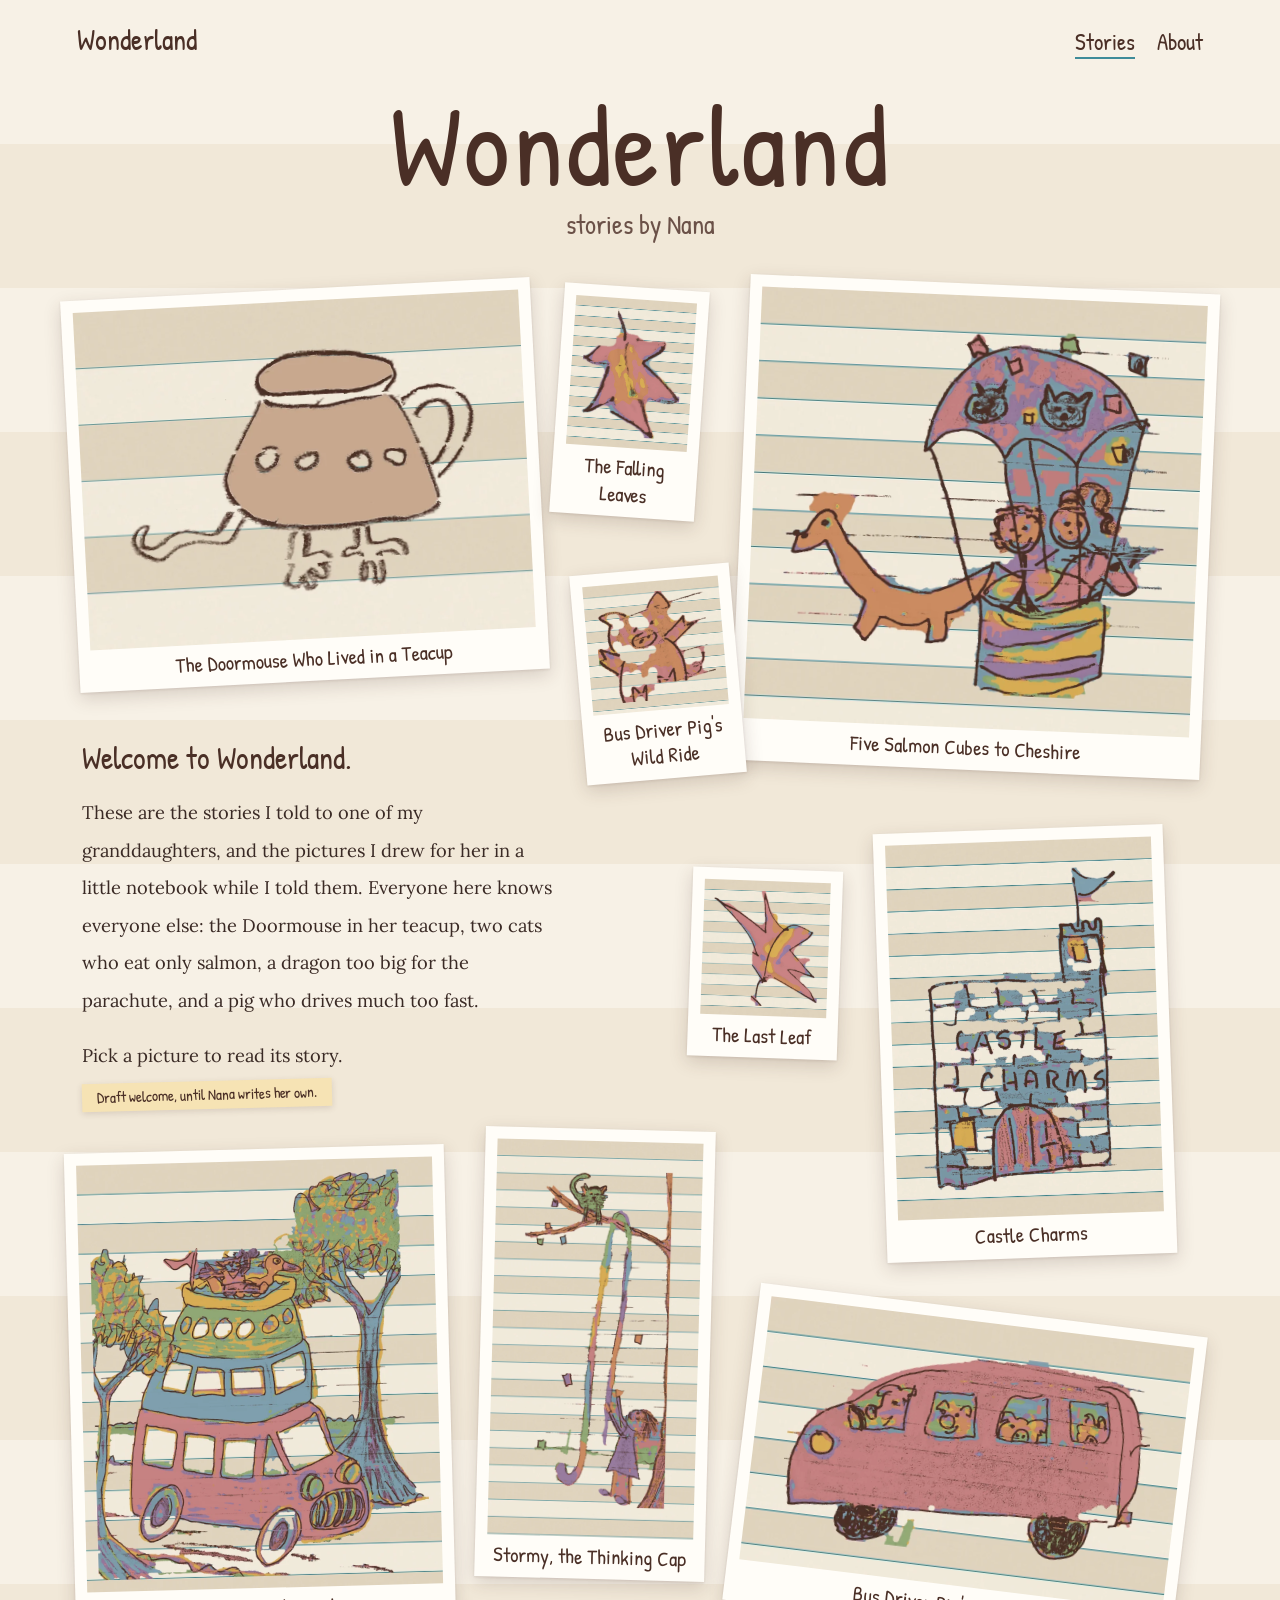
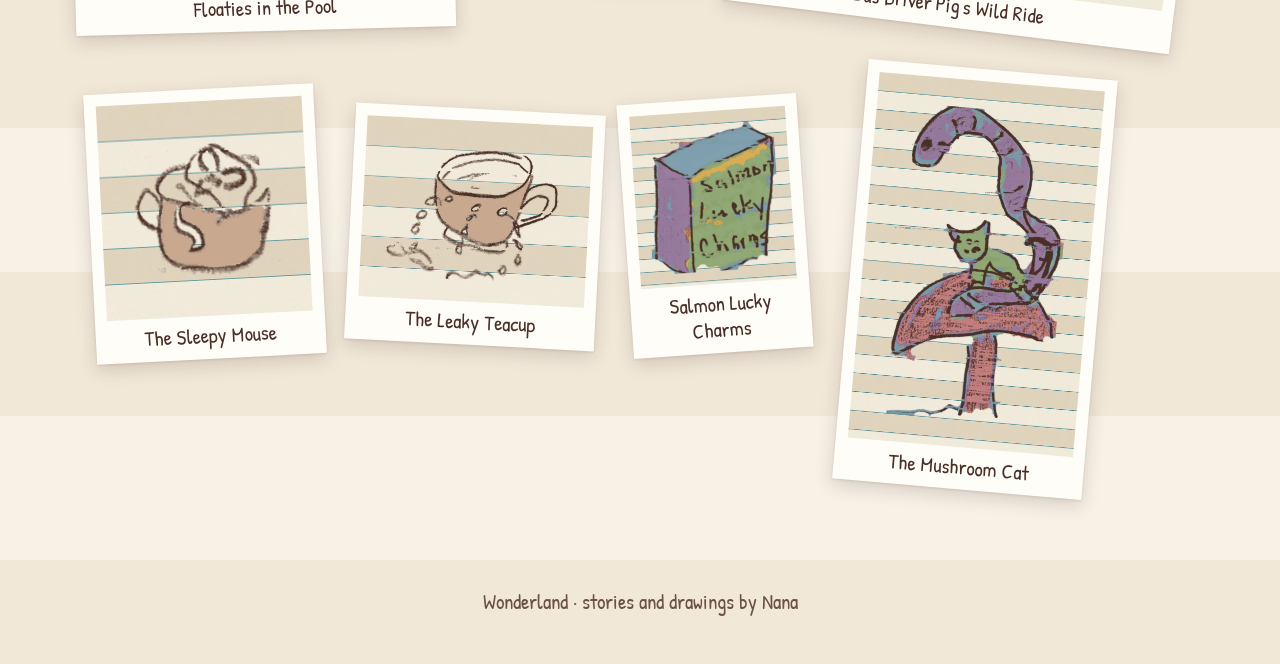
<file: index.html>
<!doctype html>
<html lang="en">
<head>
<meta charset="utf-8">
<meta name="viewport" content="width=device-width, initial-scale=1">
<title>Wonderland · stories by Nana</title>
<meta name="description" content="Stories by Nana, from Wonderland.">
<link rel="preconnect" href="https://fonts.googleapis.com"><link rel="preconnect" href="https://fonts.gstatic.com" crossorigin><link href="https://fonts.googleapis.com/css2?family=Lora:ital,wght@0,400;0,500;1,400&family=Patrick+Hand&display=swap" rel="stylesheet">
<link rel="stylesheet" href="css/style.css">
</head>
<body>
<div class="leaves" aria-hidden="true"><img src="images/art/leaf2.webp" alt="" style="left:8%;--s:64px;--d:19s;--delay:0s"><img src="images/art/leaf1.webp" alt="" style="left:34%;--s:52px;--d:24s;--delay:6s"><img src="images/art/leaf2.webp" alt="" style="left:63%;--s:78px;--d:21s;--delay:11s"><img src="images/art/leaf1.webp" alt="" style="left:88%;--s:58px;--d:26s;--delay:3s"></div>
<header class="site-head">
  <a class="name" href="index.html">Wonderland</a>
  <nav><a href="index.html" aria-current="page">Stories</a><a href="about.html" >About</a></nav>
</header>
<section class="hero"><h1>Wonderland</h1><p class="by">stories by Nana</p></section>
<main class="collage" style="aspect-ratio:1180/1860">
<a class="card c-doormouse wide" style="--r:-3deg;left:1.695%;top:1.075%;width:39.831%" href="stories/doormouse.html"><img src="images/cards/doormouse.webp" alt="" loading="lazy"><span class="label">The Doormouse Who Lived in a Teacup</span></a>
<a class="card c-leaf2 small" style="--r:4deg;left:42.966%;top:0.968%;width:12.288%" href="stories/falling-leaves.html"><img src="images/cards/leaf2.webp" alt="" loading="lazy"><span class="label">The Falling Leaves</span></a>
<a class="card c-balloon wide" style="--r:2.5deg;left:58.475%;top:0.806%;width:39.831%" href="stories/salmon-cubes.html"><img src="images/cards/balloon.webp" alt="" loading="lazy"><span class="label">Five Salmon Cubes to Cheshire</span></a>
<div class="intro" style="left:1.695%;top:25.269%;width:42.373%">
<p class="hello">Welcome to Wonderland.</p>
<p>These are the stories I told to one of my granddaughters, and the pictures I drew for her in a little notebook while I told them. Everyone here knows everyone else: the Doormouse in her teacup, two cats who eat only salmon, a dragon too big for the parachute, and a pig who drives much too fast.</p>
<p>Pick a picture to read its story. <span class="draft-note" style="margin:0">Draft welcome, until Nana writes her own.</span></p>
</div>
<a class="card c-pigbranch small" style="--r:-5deg;left:44.746%;top:16.129%;width:13.559%" href="stories/bus-driver-pig.html"><img src="images/cards/pigbranch.webp" alt="" loading="lazy"><span class="label">Bus Driver Pig&#x27;s Wild Ride</span></a>
<a class="card c-castle " style="--r:-2deg;left:70.339%;top:30.108%;width:24.576%" href="stories/castle-charms.html"><img src="images/cards/castle.webp" alt="" loading="lazy"><span class="label">Castle Charms</span></a>
<a class="card c-leaf1 small" style="--r:2deg;left:54.237%;top:32.258%;width:12.712%" href="stories/last-leaf.html"><img src="images/cards/leaf1.webp" alt="" loading="lazy"><span class="label">The Last Leaf</span></a>
<a class="card c-stackbus " style="--r:-1.5deg;left:1.695%;top:47.312%;width:32.203%" href="stories/floaties.html"><img src="images/cards/stackbus2.webp" alt="" loading="lazy"><span class="label">Floaties in the Pool</span></a>
<a class="card c-stormy " style="--r:1.5deg;left:36.441%;top:46.237%;width:19.492%" href="stories/stormy.html"><img src="images/cards/stormy.webp" alt="" loading="lazy"><span class="label">Stormy, the Thinking Cap</span></a>
<a class="card c-pigbus wide" style="--r:7deg;left:58.475%;top:55.914%;width:38.136%" href="stories/bus-driver-pig.html"><img src="images/cards/pigbus.webp" alt="" loading="lazy"><span class="label">Bus Driver Pig&#x27;s Wild Ride</span></a>
<a class="card c-sleepy small" style="--r:-3deg;left:3.390%;top:76.344%;width:19.492%" href="stories/doormouse.html"><img src="images/cards/sleepymouse.webp" alt="" loading="lazy"><span class="label">The Sleepy Mouse</span></a>
<a class="card c-tealeak small" style="--r:3deg;left:25.424%;top:77.419%;width:21.186%" href="stories/doormouse.html"><img src="images/cards/tealeak.webp" alt="" loading="lazy"><span class="label">The Leaky Teacup</span></a>
<a class="card c-box2 small" style="--r:-4deg;left:48.729%;top:76.882%;width:15.254%" href="stories/salmon-cubes.html"><img src="images/cards/box2.webp" alt="" loading="lazy"><span class="label">Salmon Lucky Charms</span></a>
<a class="card c-caterpillar " style="--r:5deg;left:67.797%;top:75.269%;width:21.186%" href="stories/mushroom-cat.html"><img src="images/cards/caterpillar.webp" alt="" loading="lazy"><span class="label">The Mushroom Cat</span></a>
</main>
<footer>Wonderland · stories and drawings by Nana</footer>
</body>
</html>
</file>
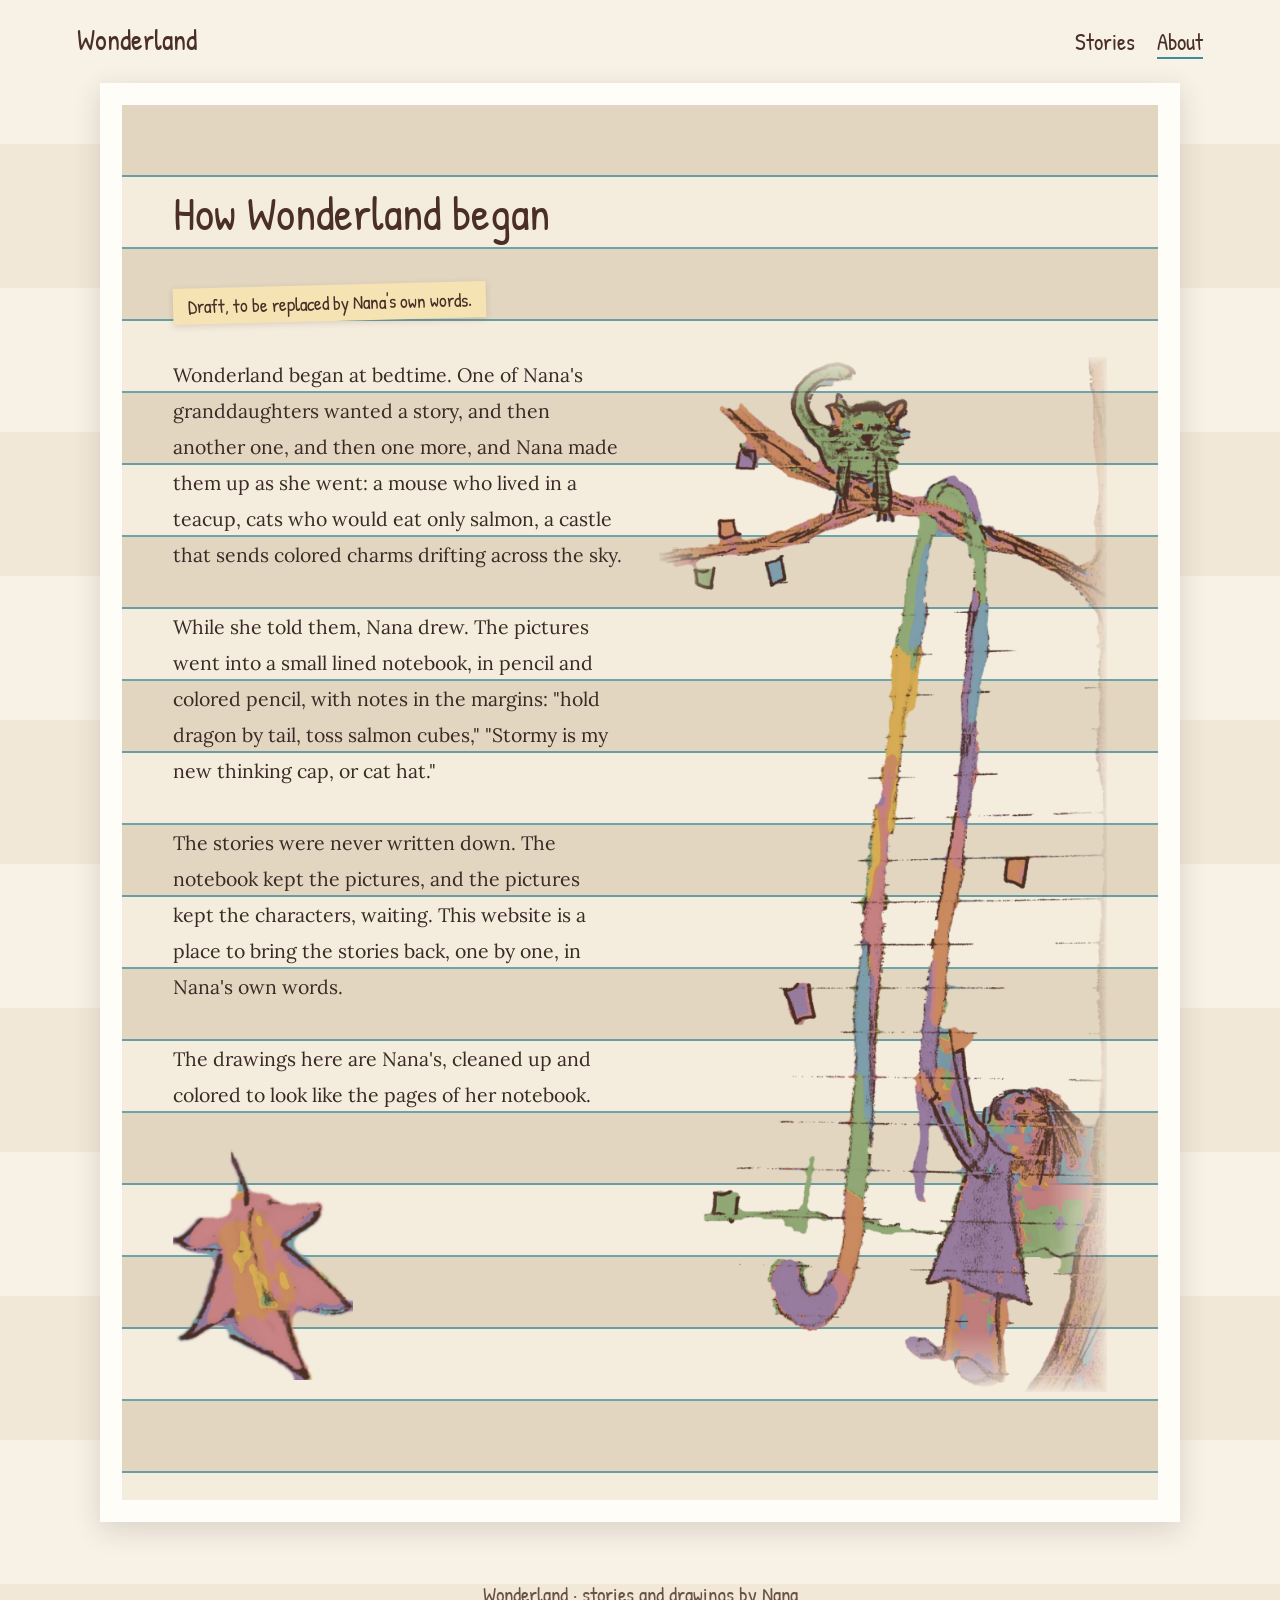
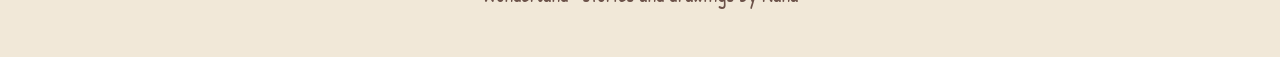
<file: about.html>
<!doctype html>
<html lang="en">
<head>
<meta charset="utf-8">
<meta name="viewport" content="width=device-width, initial-scale=1">
<title>About · Wonderland</title>
<meta name="description" content="Stories by Nana, from Wonderland.">
<link rel="preconnect" href="https://fonts.googleapis.com"><link rel="preconnect" href="https://fonts.gstatic.com" crossorigin><link href="https://fonts.googleapis.com/css2?family=Lora:ital,wght@0,400;0,500;1,400&family=Patrick+Hand&display=swap" rel="stylesheet">
<link rel="stylesheet" href="css/style.css">
</head>
<body>
<div class="leaves" aria-hidden="true"><img src="images/art/leaf2.webp" alt="" style="left:8%;--s:64px;--d:19s;--delay:0s"><img src="images/art/leaf1.webp" alt="" style="left:34%;--s:52px;--d:24s;--delay:6s"><img src="images/art/leaf2.webp" alt="" style="left:63%;--s:78px;--d:21s;--delay:11s"><img src="images/art/leaf1.webp" alt="" style="left:88%;--s:58px;--d:26s;--delay:3s"></div>
<header class="site-head">
  <a class="name" href="index.html">Wonderland</a>
  <nav><a href="index.html" >Stories</a><a href="about.html" aria-current="page">About</a></nav>
</header>
<main class="sheet about"><article class="paper story">
<h1 class="story-title">How Wonderland began</h1>
<p class="draft-note">Draft, to be replaced by Nana's own words.</p>
<img class="story-art" src="images/art/stormy.webp" alt="Nana's drawing of Stormy the cat in the tree">
<p>Wonderland began at bedtime. One of Nana's granddaughters wanted a story, and then another one, and then one more, and Nana made them up as she went: a mouse who lived in a teacup, cats who would eat only salmon, a castle that sends colored charms drifting across the sky.</p>
<p>While she told them, Nana drew. The pictures went into a small lined notebook, in pencil and colored pencil, with notes in the margins: "hold dragon by tail, toss salmon cubes," "Stormy is my new thinking cap, or cat hat."</p>
<p>The stories were never written down. The notebook kept the pictures, and the pictures kept the characters, waiting. This website is a place to bring the stories back, one by one, in Nana's own words.</p>
<p>The drawings here are Nana's, cleaned up and colored to look like the pages of her notebook.</p>
<img class="story-art left" src="images/art/leaf2.webp" alt="" style="width:min(22%,180px)">
</article></main>
<footer>Wonderland · stories and drawings by Nana</footer>
</body>
</html>
</file>
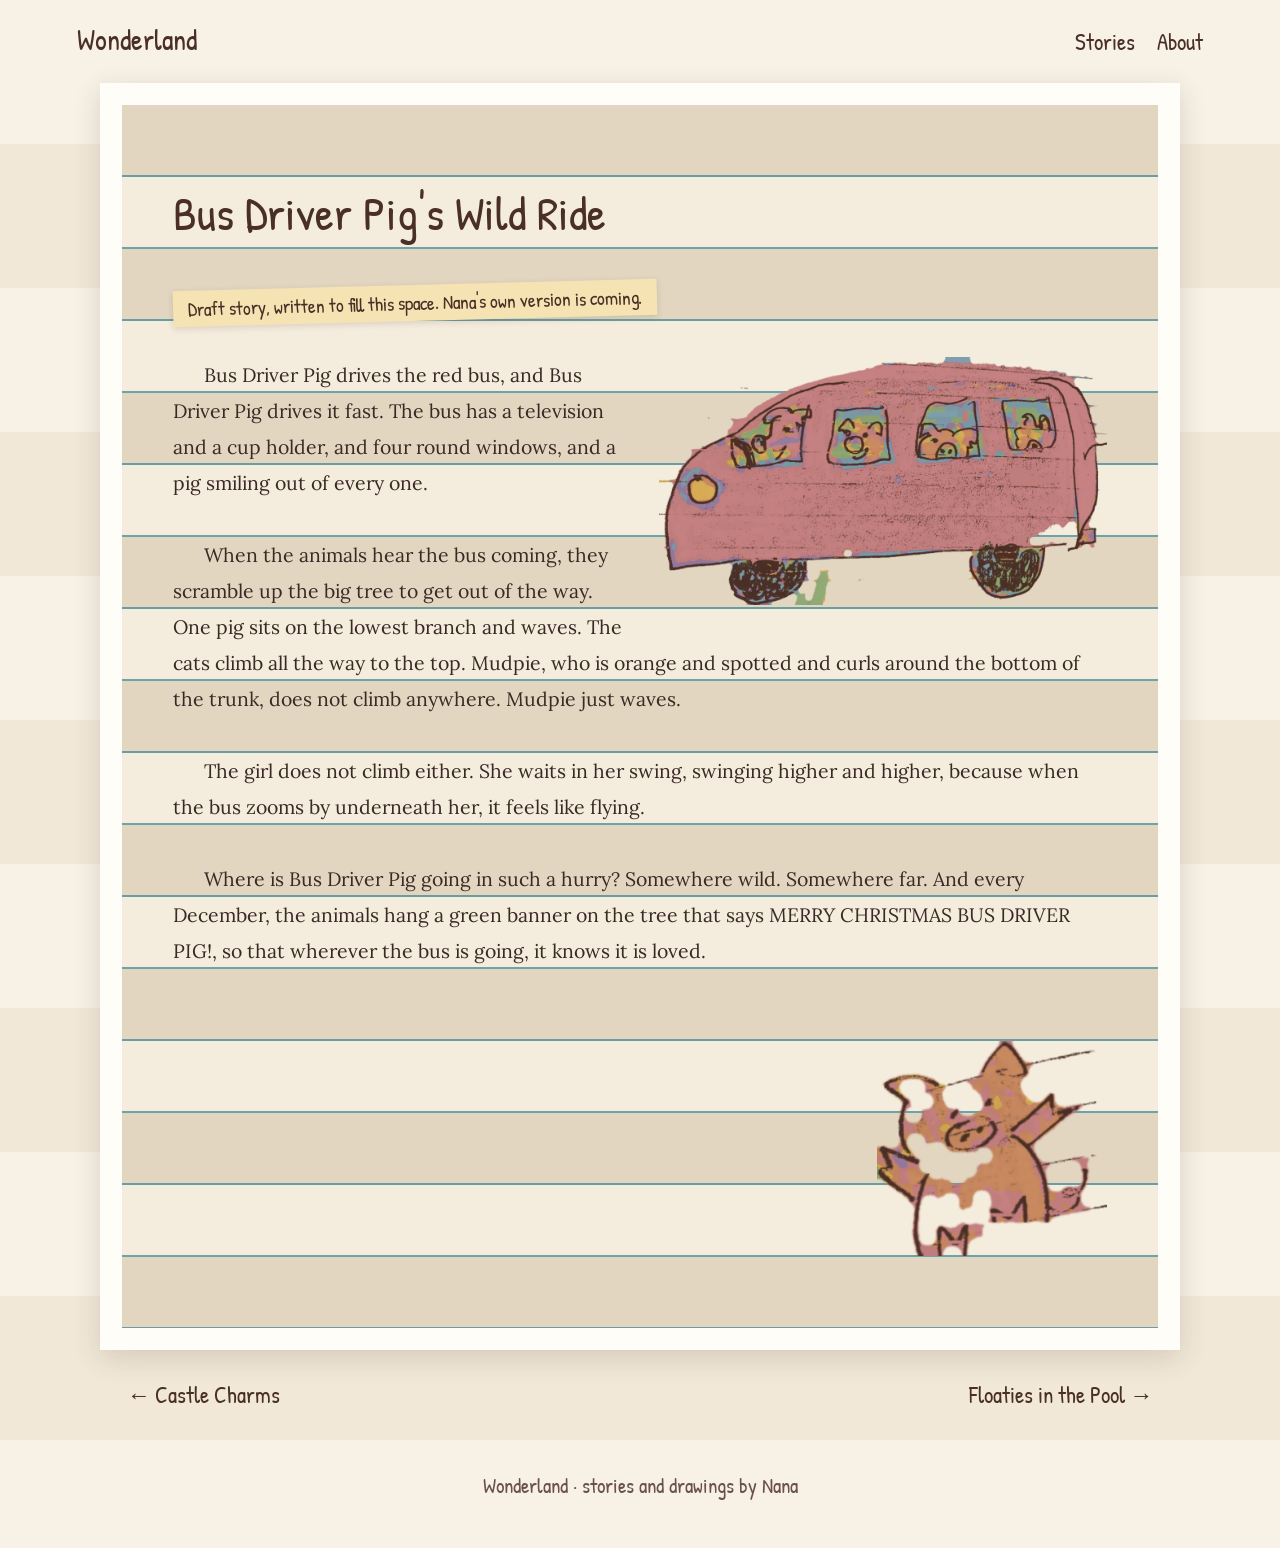
<file: stories/bus-driver-pig.html>
<!doctype html>
<html lang="en">
<head>
<meta charset="utf-8">
<meta name="viewport" content="width=device-width, initial-scale=1">
<title>Bus Driver Pig&#x27;s Wild Ride · Wonderland</title>
<meta name="description" content="Stories by Nana, from Wonderland.">
<link rel="preconnect" href="https://fonts.googleapis.com"><link rel="preconnect" href="https://fonts.gstatic.com" crossorigin><link href="https://fonts.googleapis.com/css2?family=Lora:ital,wght@0,400;0,500;1,400&family=Patrick+Hand&display=swap" rel="stylesheet">
<link rel="stylesheet" href="../css/style.css">
</head>
<body>
<div class="leaves" aria-hidden="true"><img src="../images/art/leaf2.webp" alt="" style="left:8%;--s:64px;--d:19s;--delay:0s"><img src="../images/art/leaf1.webp" alt="" style="left:34%;--s:52px;--d:24s;--delay:6s"><img src="../images/art/leaf2.webp" alt="" style="left:63%;--s:78px;--d:21s;--delay:11s"><img src="../images/art/leaf1.webp" alt="" style="left:88%;--s:58px;--d:26s;--delay:3s"></div>
<header class="site-head">
  <a class="name" href="../index.html">Wonderland</a>
  <nav><a href="../index.html" >Stories</a><a href="../about.html" >About</a></nav>
</header>
<main class="sheet"><article class="paper story">
<h1 class="story-title">Bus Driver Pig&#x27;s Wild Ride</h1>
<p class="draft-note">Draft story, written to fill this space. Nana's own version is coming.</p>
<img class="story-art" src="../images/art/pigbus.webp" alt="Nana's drawing for Bus Driver Pig&#x27;s Wild Ride">
<p>Bus Driver Pig drives the red bus, and Bus Driver Pig drives it fast. The bus has a television and a cup holder, and four round windows, and a pig smiling out of every one.</p>
<p>When the animals hear the bus coming, they scramble up the big tree to get out of the way. One pig sits on the lowest branch and waves. The cats climb all the way to the top. Mudpie, who is orange and spotted and curls around the bottom of the trunk, does not climb anywhere. Mudpie just waves.</p>
<p>The girl does not climb either. She waits in her swing, swinging higher and higher, because when the bus zooms by underneath her, it feels like flying.</p>
<p>Where is Bus Driver Pig going in such a hurry? Somewhere wild. Somewhere far. And every December, the animals hang a green banner on the tree that says MERRY CHRISTMAS BUS DRIVER PIG!, so that wherever the bus is going, it knows it is loved.</p>
<div class="small-art"><img src="../images/art/pigbranch.webp" alt="" loading="lazy"></div>
</article></main>
<nav class="more"><a href="castle-charms.html">← Castle Charms</a><a href="floaties.html">Floaties in the Pool →</a></nav>
<footer>Wonderland · stories and drawings by Nana</footer>
</body>
</html>
</file>
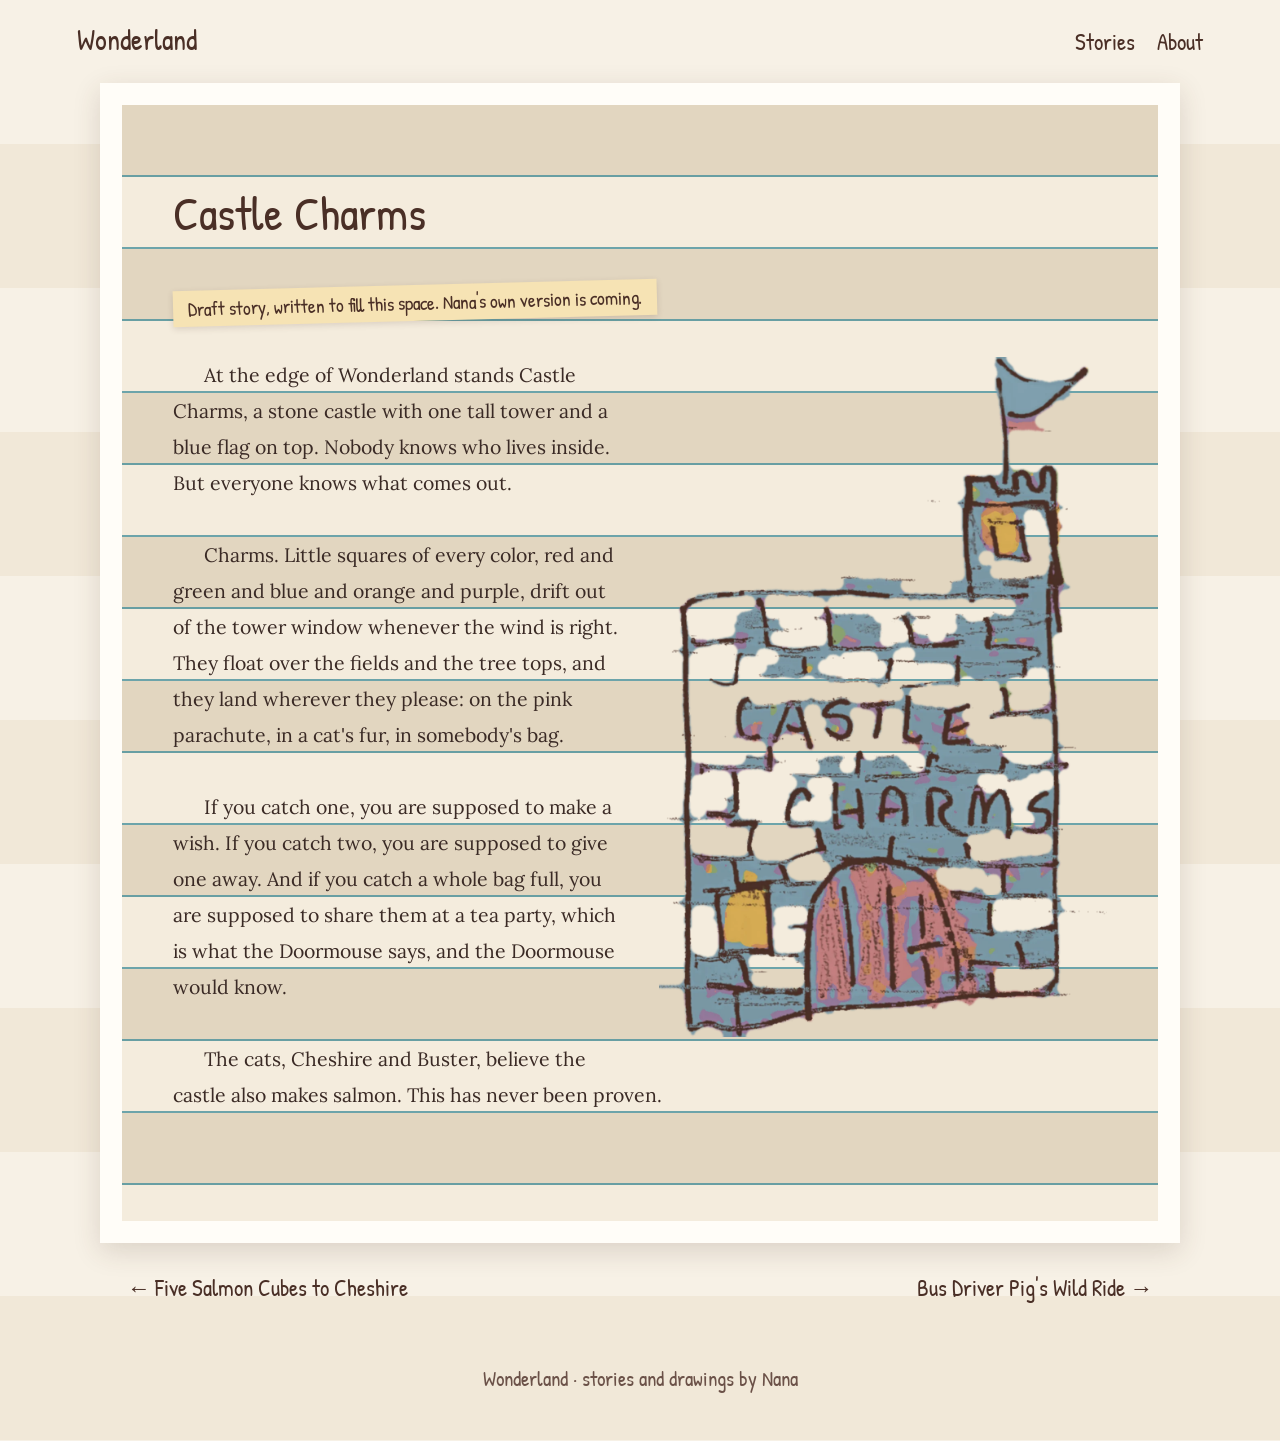
<file: stories/castle-charms.html>
<!doctype html>
<html lang="en">
<head>
<meta charset="utf-8">
<meta name="viewport" content="width=device-width, initial-scale=1">
<title>Castle Charms · Wonderland</title>
<meta name="description" content="Stories by Nana, from Wonderland.">
<link rel="preconnect" href="https://fonts.googleapis.com"><link rel="preconnect" href="https://fonts.gstatic.com" crossorigin><link href="https://fonts.googleapis.com/css2?family=Lora:ital,wght@0,400;0,500;1,400&family=Patrick+Hand&display=swap" rel="stylesheet">
<link rel="stylesheet" href="../css/style.css">
</head>
<body>
<div class="leaves" aria-hidden="true"><img src="../images/art/leaf2.webp" alt="" style="left:8%;--s:64px;--d:19s;--delay:0s"><img src="../images/art/leaf1.webp" alt="" style="left:34%;--s:52px;--d:24s;--delay:6s"><img src="../images/art/leaf2.webp" alt="" style="left:63%;--s:78px;--d:21s;--delay:11s"><img src="../images/art/leaf1.webp" alt="" style="left:88%;--s:58px;--d:26s;--delay:3s"></div>
<header class="site-head">
  <a class="name" href="../index.html">Wonderland</a>
  <nav><a href="../index.html" >Stories</a><a href="../about.html" >About</a></nav>
</header>
<main class="sheet"><article class="paper story">
<h1 class="story-title">Castle Charms</h1>
<p class="draft-note">Draft story, written to fill this space. Nana's own version is coming.</p>
<img class="story-art" src="../images/art/castle.webp" alt="Nana's drawing for Castle Charms">
<p>At the edge of Wonderland stands Castle Charms, a stone castle with one tall tower and a blue flag on top. Nobody knows who lives inside. But everyone knows what comes out.</p>
<p>Charms. Little squares of every color, red and green and blue and orange and purple, drift out of the tower window whenever the wind is right. They float over the fields and the tree tops, and they land wherever they please: on the pink parachute, in a cat&#x27;s fur, in somebody&#x27;s bag.</p>
<p>If you catch one, you are supposed to make a wish. If you catch two, you are supposed to give one away. And if you catch a whole bag full, you are supposed to share them at a tea party, which is what the Doormouse says, and the Doormouse would know.</p>
<p>The cats, Cheshire and Buster, believe the castle also makes salmon. This has never been proven.</p>

</article></main>
<nav class="more"><a href="salmon-cubes.html">← Five Salmon Cubes to Cheshire</a><a href="bus-driver-pig.html">Bus Driver Pig&#x27;s Wild Ride →</a></nav>
<footer>Wonderland · stories and drawings by Nana</footer>
</body>
</html>
</file>
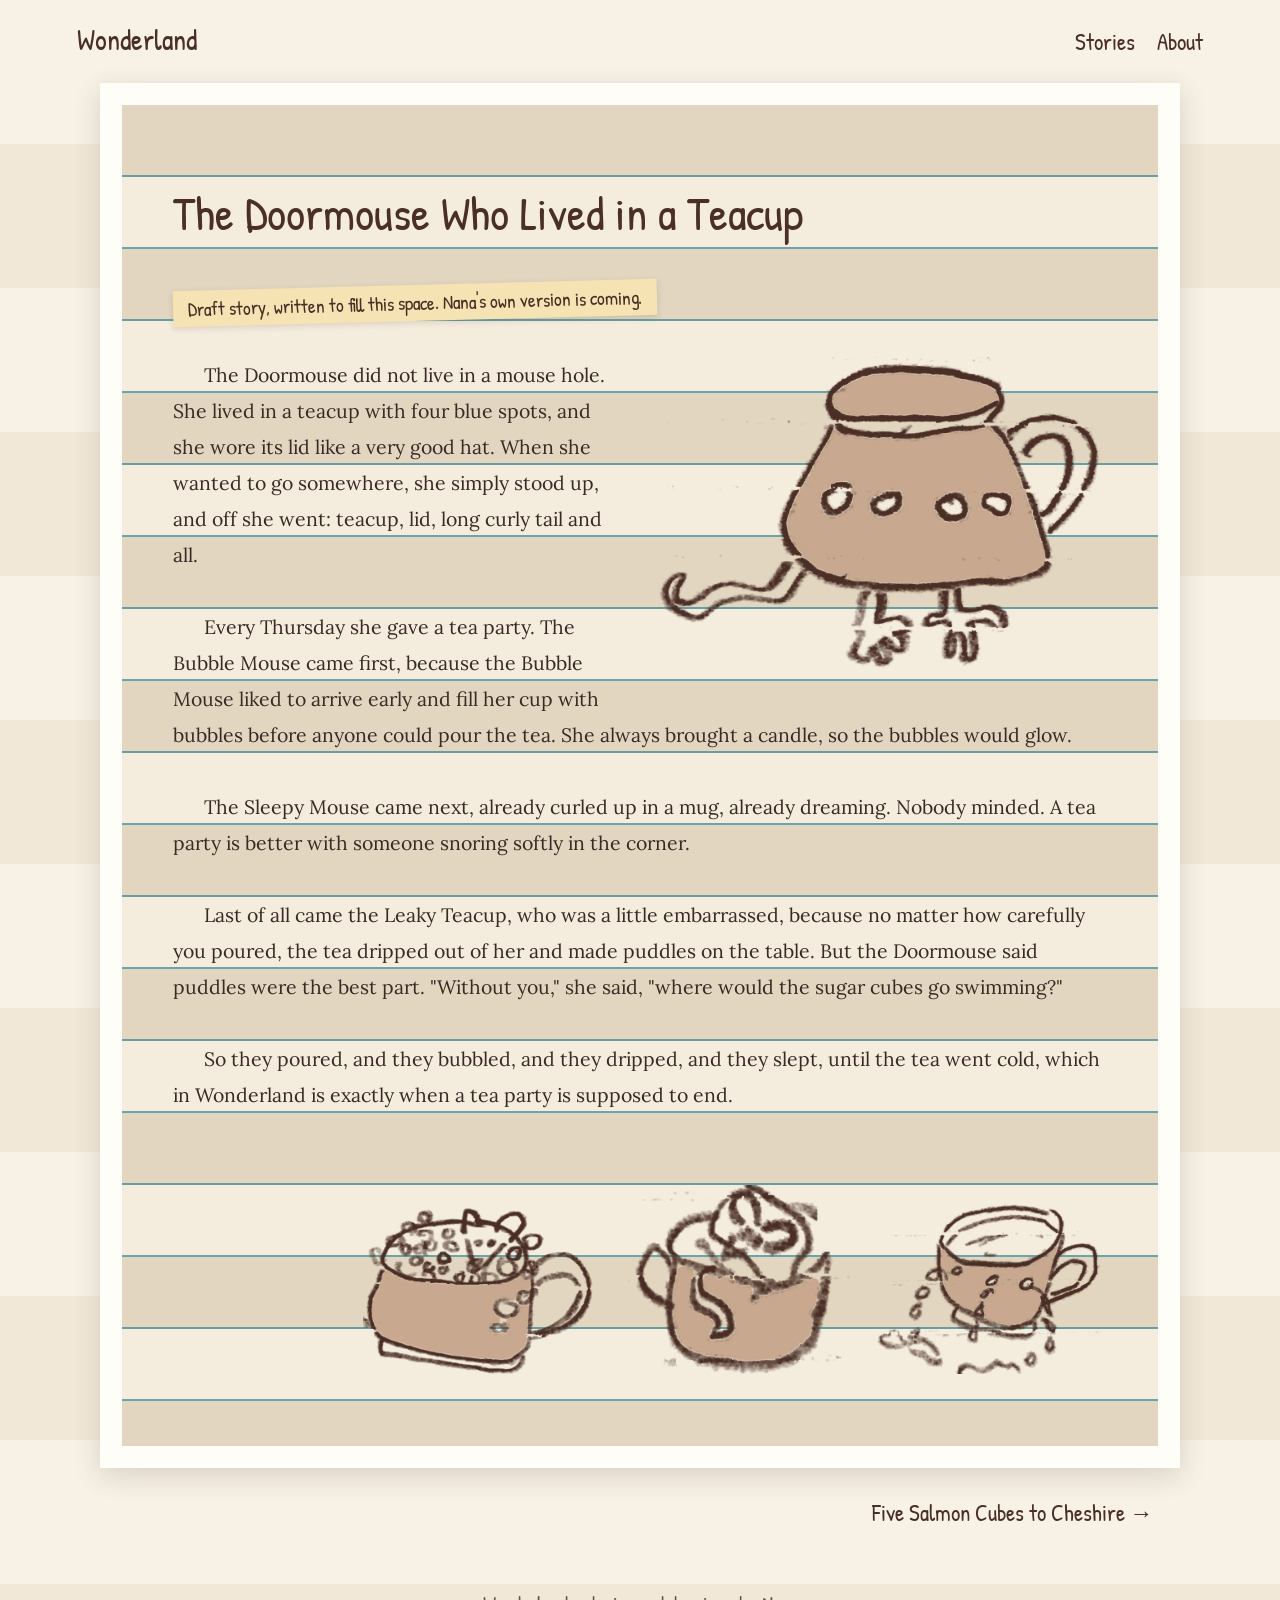
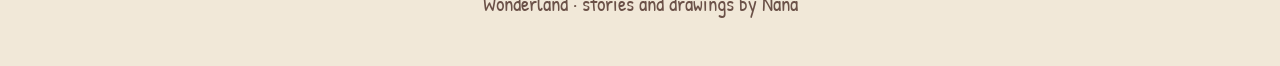
<file: stories/doormouse.html>
<!doctype html>
<html lang="en">
<head>
<meta charset="utf-8">
<meta name="viewport" content="width=device-width, initial-scale=1">
<title>The Doormouse Who Lived in a Teacup · Wonderland</title>
<meta name="description" content="Stories by Nana, from Wonderland.">
<link rel="preconnect" href="https://fonts.googleapis.com"><link rel="preconnect" href="https://fonts.gstatic.com" crossorigin><link href="https://fonts.googleapis.com/css2?family=Lora:ital,wght@0,400;0,500;1,400&family=Patrick+Hand&display=swap" rel="stylesheet">
<link rel="stylesheet" href="../css/style.css">
</head>
<body>
<div class="leaves" aria-hidden="true"><img src="../images/art/leaf2.webp" alt="" style="left:8%;--s:64px;--d:19s;--delay:0s"><img src="../images/art/leaf1.webp" alt="" style="left:34%;--s:52px;--d:24s;--delay:6s"><img src="../images/art/leaf2.webp" alt="" style="left:63%;--s:78px;--d:21s;--delay:11s"><img src="../images/art/leaf1.webp" alt="" style="left:88%;--s:58px;--d:26s;--delay:3s"></div>
<header class="site-head">
  <a class="name" href="../index.html">Wonderland</a>
  <nav><a href="../index.html" >Stories</a><a href="../about.html" >About</a></nav>
</header>
<main class="sheet"><article class="paper story">
<h1 class="story-title">The Doormouse Who Lived in a Teacup</h1>
<p class="draft-note">Draft story, written to fill this space. Nana's own version is coming.</p>
<img class="story-art" src="../images/art/doormouse.webp" alt="Nana's drawing for The Doormouse Who Lived in a Teacup">
<p>The Doormouse did not live in a mouse hole. She lived in a teacup with four blue spots, and she wore its lid like a very good hat. When she wanted to go somewhere, she simply stood up, and off she went: teacup, lid, long curly tail and all.</p>
<p>Every Thursday she gave a tea party. The Bubble Mouse came first, because the Bubble Mouse liked to arrive early and fill her cup with bubbles before anyone could pour the tea. She always brought a candle, so the bubbles would glow.</p>
<p>The Sleepy Mouse came next, already curled up in a mug, already dreaming. Nobody minded. A tea party is better with someone snoring softly in the corner.</p>
<p>Last of all came the Leaky Teacup, who was a little embarrassed, because no matter how carefully you poured, the tea dripped out of her and made puddles on the table. But the Doormouse said puddles were the best part. &quot;Without you,&quot; she said, &quot;where would the sugar cubes go swimming?&quot;</p>
<p>So they poured, and they bubbled, and they dripped, and they slept, until the tea went cold, which in Wonderland is exactly when a tea party is supposed to end.</p>
<div class="small-art"><img src="../images/art/bubblemouse.webp" alt="" loading="lazy"><img src="../images/art/sleepymouse.webp" alt="" loading="lazy"><img src="../images/art/tealeak.webp" alt="" loading="lazy"></div>
</article></main>
<nav class="more"><span></span><a href="salmon-cubes.html">Five Salmon Cubes to Cheshire →</a></nav>
<footer>Wonderland · stories and drawings by Nana</footer>
</body>
</html>
</file>
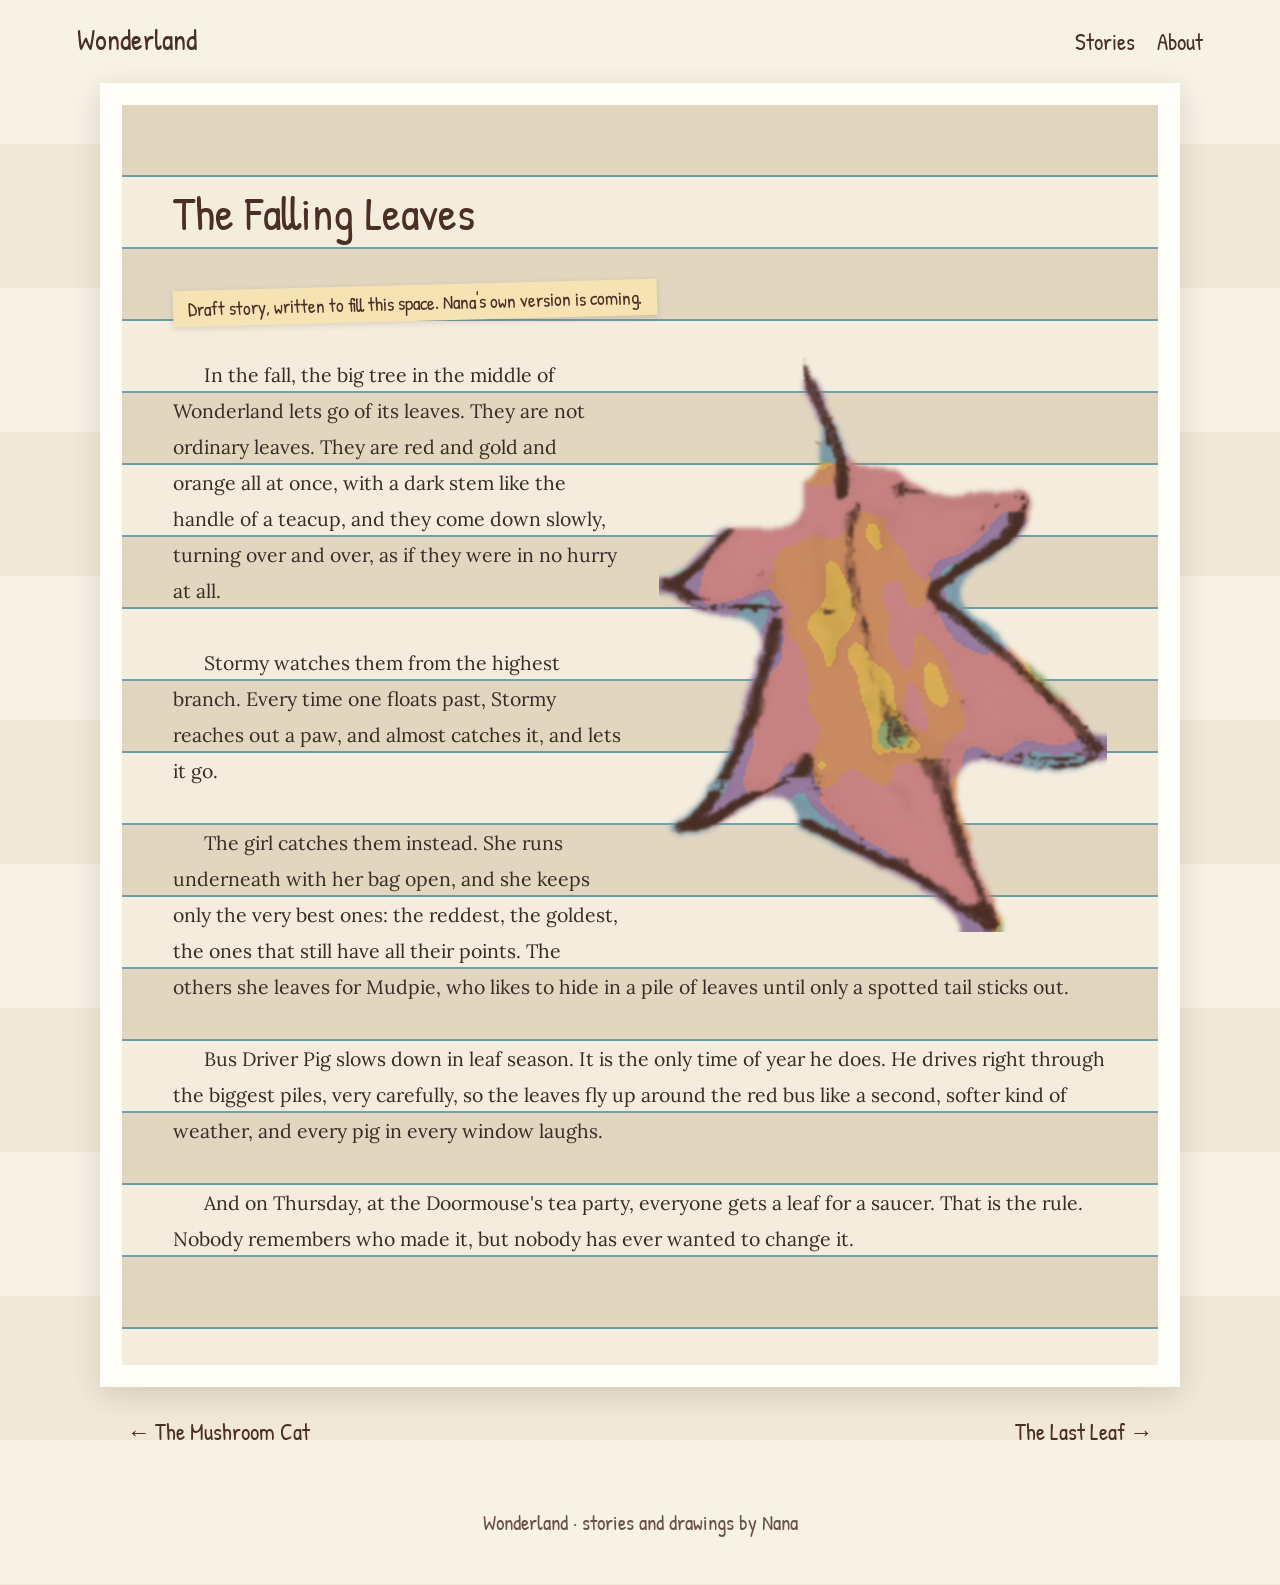
<file: stories/falling-leaves.html>
<!doctype html>
<html lang="en">
<head>
<meta charset="utf-8">
<meta name="viewport" content="width=device-width, initial-scale=1">
<title>The Falling Leaves · Wonderland</title>
<meta name="description" content="Stories by Nana, from Wonderland.">
<link rel="preconnect" href="https://fonts.googleapis.com"><link rel="preconnect" href="https://fonts.gstatic.com" crossorigin><link href="https://fonts.googleapis.com/css2?family=Lora:ital,wght@0,400;0,500;1,400&family=Patrick+Hand&display=swap" rel="stylesheet">
<link rel="stylesheet" href="../css/style.css">
</head>
<body>
<div class="leaves" aria-hidden="true"><img src="../images/art/leaf2.webp" alt="" style="left:8%;--s:64px;--d:19s;--delay:0s"><img src="../images/art/leaf1.webp" alt="" style="left:34%;--s:52px;--d:24s;--delay:6s"><img src="../images/art/leaf2.webp" alt="" style="left:63%;--s:78px;--d:21s;--delay:11s"><img src="../images/art/leaf1.webp" alt="" style="left:88%;--s:58px;--d:26s;--delay:3s"></div>
<header class="site-head">
  <a class="name" href="../index.html">Wonderland</a>
  <nav><a href="../index.html" >Stories</a><a href="../about.html" >About</a></nav>
</header>
<main class="sheet"><article class="paper story">
<h1 class="story-title">The Falling Leaves</h1>
<p class="draft-note">Draft story, written to fill this space. Nana's own version is coming.</p>
<img class="story-art" src="../images/art/leaf2.webp" alt="Nana's drawing for The Falling Leaves">
<p>In the fall, the big tree in the middle of Wonderland lets go of its leaves. They are not ordinary leaves. They are red and gold and orange all at once, with a dark stem like the handle of a teacup, and they come down slowly, turning over and over, as if they were in no hurry at all.</p>
<p>Stormy watches them from the highest branch. Every time one floats past, Stormy reaches out a paw, and almost catches it, and lets it go.</p>
<p>The girl catches them instead. She runs underneath with her bag open, and she keeps only the very best ones: the reddest, the goldest, the ones that still have all their points. The others she leaves for Mudpie, who likes to hide in a pile of leaves until only a spotted tail sticks out.</p>
<p>Bus Driver Pig slows down in leaf season. It is the only time of year he does. He drives right through the biggest piles, very carefully, so the leaves fly up around the red bus like a second, softer kind of weather, and every pig in every window laughs.</p>
<p>And on Thursday, at the Doormouse&#x27;s tea party, everyone gets a leaf for a saucer. That is the rule. Nobody remembers who made it, but nobody has ever wanted to change it.</p>

</article></main>
<nav class="more"><a href="mushroom-cat.html">← The Mushroom Cat</a><a href="last-leaf.html">The Last Leaf →</a></nav>
<footer>Wonderland · stories and drawings by Nana</footer>
</body>
</html>
</file>
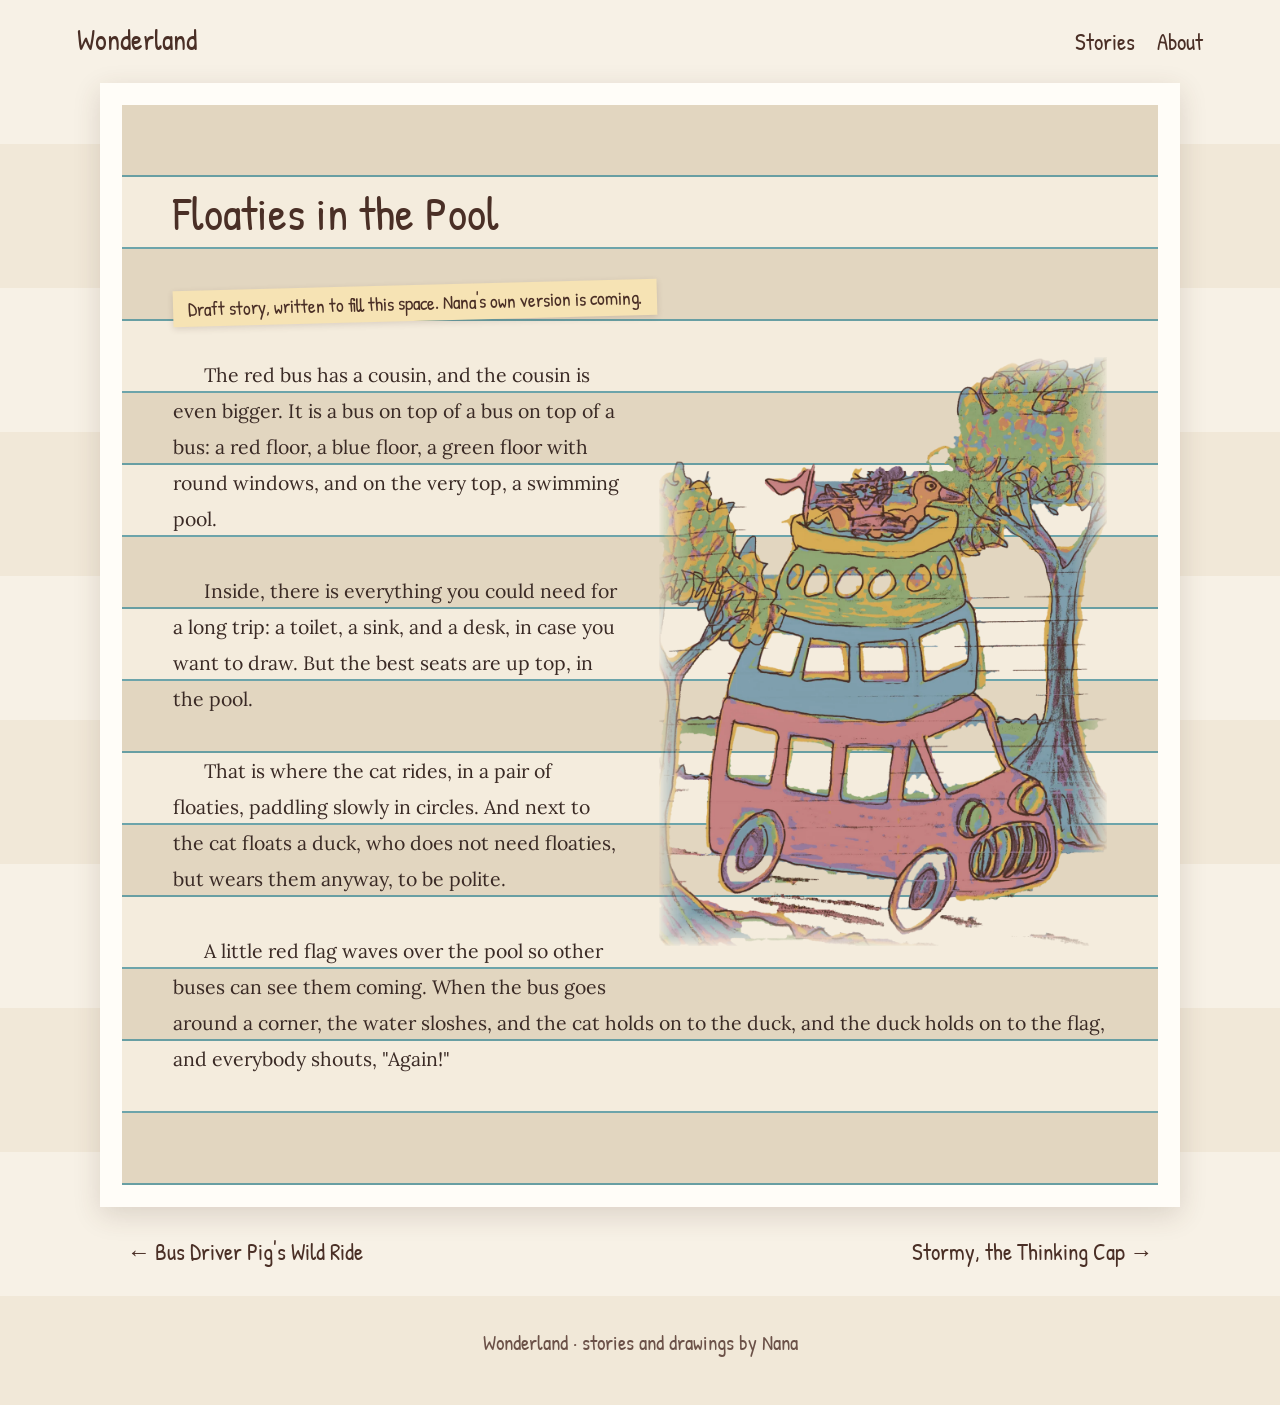
<file: stories/floaties.html>
<!doctype html>
<html lang="en">
<head>
<meta charset="utf-8">
<meta name="viewport" content="width=device-width, initial-scale=1">
<title>Floaties in the Pool · Wonderland</title>
<meta name="description" content="Stories by Nana, from Wonderland.">
<link rel="preconnect" href="https://fonts.googleapis.com"><link rel="preconnect" href="https://fonts.gstatic.com" crossorigin><link href="https://fonts.googleapis.com/css2?family=Lora:ital,wght@0,400;0,500;1,400&family=Patrick+Hand&display=swap" rel="stylesheet">
<link rel="stylesheet" href="../css/style.css">
</head>
<body>
<div class="leaves" aria-hidden="true"><img src="../images/art/leaf2.webp" alt="" style="left:8%;--s:64px;--d:19s;--delay:0s"><img src="../images/art/leaf1.webp" alt="" style="left:34%;--s:52px;--d:24s;--delay:6s"><img src="../images/art/leaf2.webp" alt="" style="left:63%;--s:78px;--d:21s;--delay:11s"><img src="../images/art/leaf1.webp" alt="" style="left:88%;--s:58px;--d:26s;--delay:3s"></div>
<header class="site-head">
  <a class="name" href="../index.html">Wonderland</a>
  <nav><a href="../index.html" >Stories</a><a href="../about.html" >About</a></nav>
</header>
<main class="sheet"><article class="paper story">
<h1 class="story-title">Floaties in the Pool</h1>
<p class="draft-note">Draft story, written to fill this space. Nana's own version is coming.</p>
<img class="story-art" src="../images/art/stackbus2.webp" alt="Nana's drawing for Floaties in the Pool">
<p>The red bus has a cousin, and the cousin is even bigger. It is a bus on top of a bus on top of a bus: a red floor, a blue floor, a green floor with round windows, and on the very top, a swimming pool.</p>
<p>Inside, there is everything you could need for a long trip: a toilet, a sink, and a desk, in case you want to draw. But the best seats are up top, in the pool.</p>
<p>That is where the cat rides, in a pair of floaties, paddling slowly in circles. And next to the cat floats a duck, who does not need floaties, but wears them anyway, to be polite.</p>
<p>A little red flag waves over the pool so other buses can see them coming. When the bus goes around a corner, the water sloshes, and the cat holds on to the duck, and the duck holds on to the flag, and everybody shouts, &quot;Again!&quot;</p>

</article></main>
<nav class="more"><a href="bus-driver-pig.html">← Bus Driver Pig&#x27;s Wild Ride</a><a href="stormy.html">Stormy, the Thinking Cap →</a></nav>
<footer>Wonderland · stories and drawings by Nana</footer>
</body>
</html>
</file>
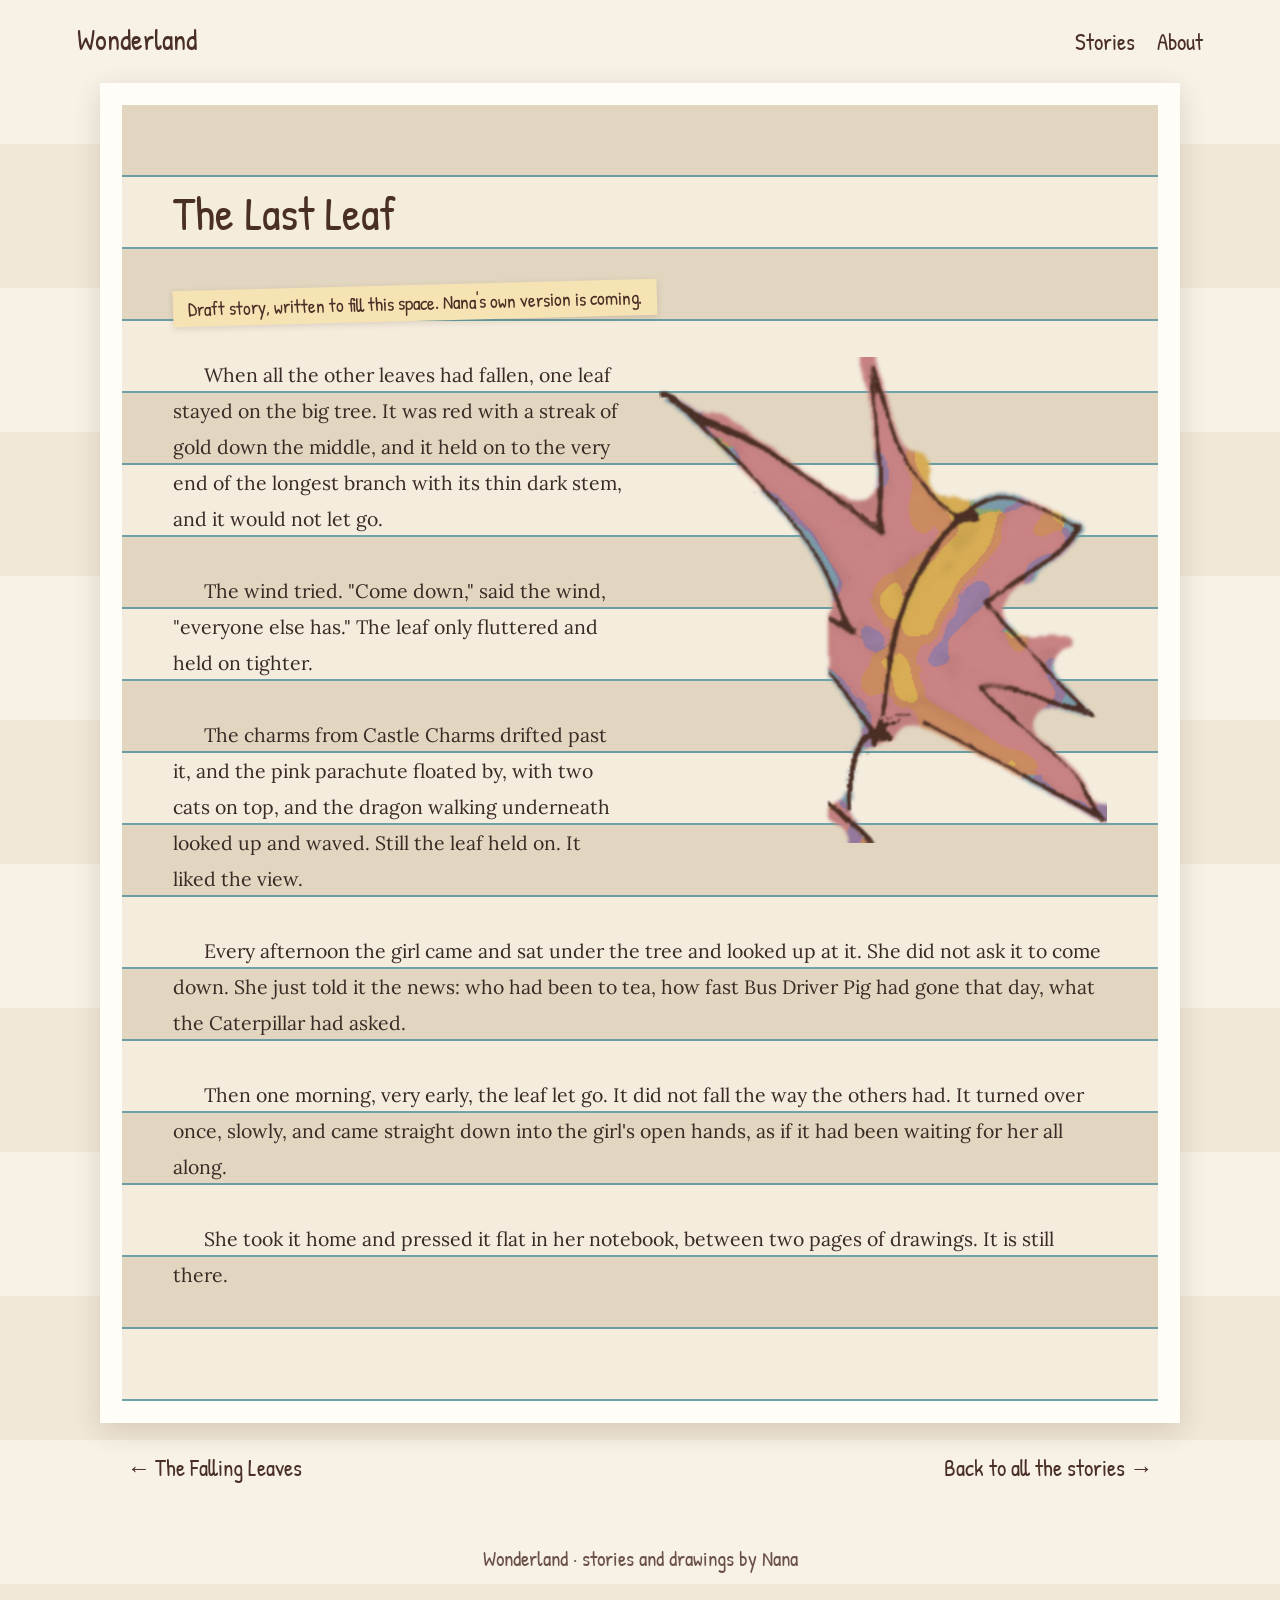
<file: stories/last-leaf.html>
<!doctype html>
<html lang="en">
<head>
<meta charset="utf-8">
<meta name="viewport" content="width=device-width, initial-scale=1">
<title>The Last Leaf · Wonderland</title>
<meta name="description" content="Stories by Nana, from Wonderland.">
<link rel="preconnect" href="https://fonts.googleapis.com"><link rel="preconnect" href="https://fonts.gstatic.com" crossorigin><link href="https://fonts.googleapis.com/css2?family=Lora:ital,wght@0,400;0,500;1,400&family=Patrick+Hand&display=swap" rel="stylesheet">
<link rel="stylesheet" href="../css/style.css">
</head>
<body>
<div class="leaves" aria-hidden="true"><img src="../images/art/leaf2.webp" alt="" style="left:8%;--s:64px;--d:19s;--delay:0s"><img src="../images/art/leaf1.webp" alt="" style="left:34%;--s:52px;--d:24s;--delay:6s"><img src="../images/art/leaf2.webp" alt="" style="left:63%;--s:78px;--d:21s;--delay:11s"><img src="../images/art/leaf1.webp" alt="" style="left:88%;--s:58px;--d:26s;--delay:3s"></div>
<header class="site-head">
  <a class="name" href="../index.html">Wonderland</a>
  <nav><a href="../index.html" >Stories</a><a href="../about.html" >About</a></nav>
</header>
<main class="sheet"><article class="paper story">
<h1 class="story-title">The Last Leaf</h1>
<p class="draft-note">Draft story, written to fill this space. Nana's own version is coming.</p>
<img class="story-art" src="../images/art/leaf1.webp" alt="Nana's drawing for The Last Leaf">
<p>When all the other leaves had fallen, one leaf stayed on the big tree. It was red with a streak of gold down the middle, and it held on to the very end of the longest branch with its thin dark stem, and it would not let go.</p>
<p>The wind tried. &quot;Come down,&quot; said the wind, &quot;everyone else has.&quot; The leaf only fluttered and held on tighter.</p>
<p>The charms from Castle Charms drifted past it, and the pink parachute floated by, with two cats on top, and the dragon walking underneath looked up and waved. Still the leaf held on. It liked the view.</p>
<p>Every afternoon the girl came and sat under the tree and looked up at it. She did not ask it to come down. She just told it the news: who had been to tea, how fast Bus Driver Pig had gone that day, what the Caterpillar had asked.</p>
<p>Then one morning, very early, the leaf let go. It did not fall the way the others had. It turned over once, slowly, and came straight down into the girl&#x27;s open hands, as if it had been waiting for her all along.</p>
<p>She took it home and pressed it flat in her notebook, between two pages of drawings. It is still there.</p>

</article></main>
<nav class="more"><a href="falling-leaves.html">← The Falling Leaves</a><a href="../index.html">Back to all the stories →</a></nav>
<footer>Wonderland · stories and drawings by Nana</footer>
</body>
</html>
</file>
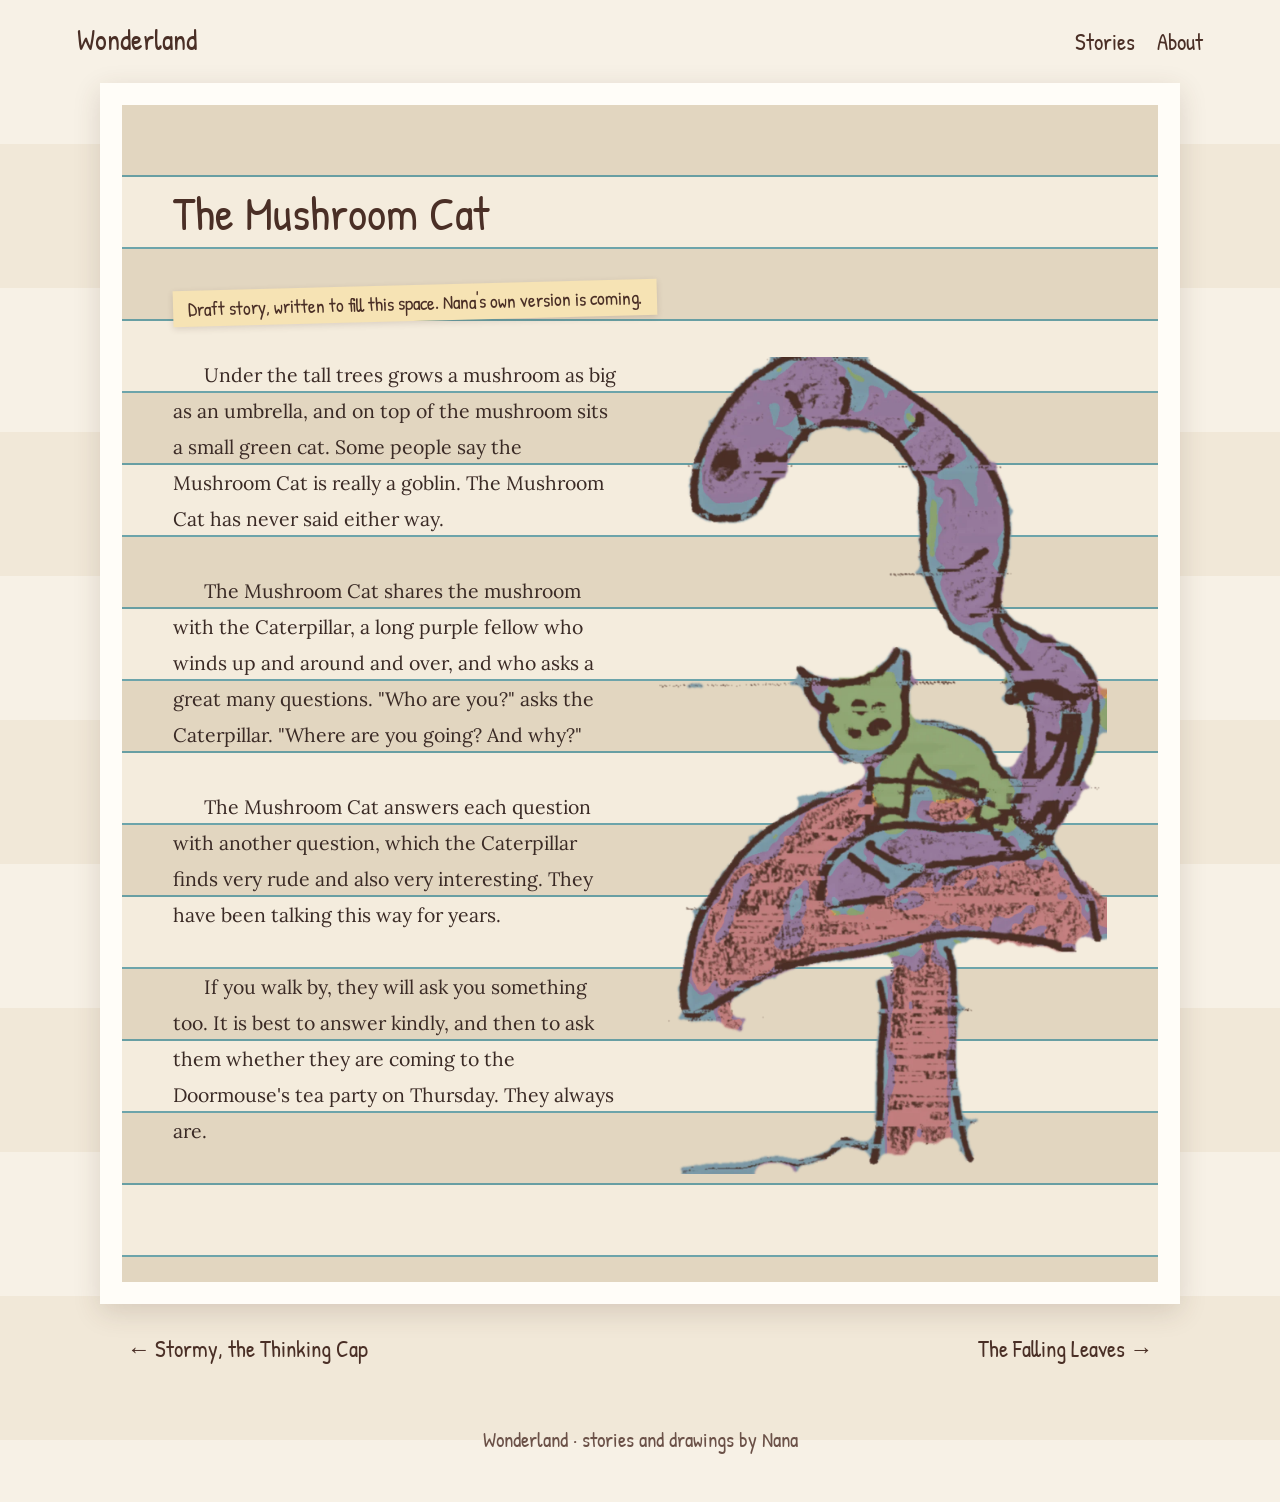
<file: stories/mushroom-cat.html>
<!doctype html>
<html lang="en">
<head>
<meta charset="utf-8">
<meta name="viewport" content="width=device-width, initial-scale=1">
<title>The Mushroom Cat · Wonderland</title>
<meta name="description" content="Stories by Nana, from Wonderland.">
<link rel="preconnect" href="https://fonts.googleapis.com"><link rel="preconnect" href="https://fonts.gstatic.com" crossorigin><link href="https://fonts.googleapis.com/css2?family=Lora:ital,wght@0,400;0,500;1,400&family=Patrick+Hand&display=swap" rel="stylesheet">
<link rel="stylesheet" href="../css/style.css">
</head>
<body>
<div class="leaves" aria-hidden="true"><img src="../images/art/leaf2.webp" alt="" style="left:8%;--s:64px;--d:19s;--delay:0s"><img src="../images/art/leaf1.webp" alt="" style="left:34%;--s:52px;--d:24s;--delay:6s"><img src="../images/art/leaf2.webp" alt="" style="left:63%;--s:78px;--d:21s;--delay:11s"><img src="../images/art/leaf1.webp" alt="" style="left:88%;--s:58px;--d:26s;--delay:3s"></div>
<header class="site-head">
  <a class="name" href="../index.html">Wonderland</a>
  <nav><a href="../index.html" >Stories</a><a href="../about.html" >About</a></nav>
</header>
<main class="sheet"><article class="paper story">
<h1 class="story-title">The Mushroom Cat</h1>
<p class="draft-note">Draft story, written to fill this space. Nana's own version is coming.</p>
<img class="story-art" src="../images/art/caterpillar.webp" alt="Nana's drawing for The Mushroom Cat">
<p>Under the tall trees grows a mushroom as big as an umbrella, and on top of the mushroom sits a small green cat. Some people say the Mushroom Cat is really a goblin. The Mushroom Cat has never said either way.</p>
<p>The Mushroom Cat shares the mushroom with the Caterpillar, a long purple fellow who winds up and around and over, and who asks a great many questions. &quot;Who are you?&quot; asks the Caterpillar. &quot;Where are you going? And why?&quot;</p>
<p>The Mushroom Cat answers each question with another question, which the Caterpillar finds very rude and also very interesting. They have been talking this way for years.</p>
<p>If you walk by, they will ask you something too. It is best to answer kindly, and then to ask them whether they are coming to the Doormouse&#x27;s tea party on Thursday. They always are.</p>

</article></main>
<nav class="more"><a href="stormy.html">← Stormy, the Thinking Cap</a><a href="falling-leaves.html">The Falling Leaves →</a></nav>
<footer>Wonderland · stories and drawings by Nana</footer>
</body>
</html>
</file>
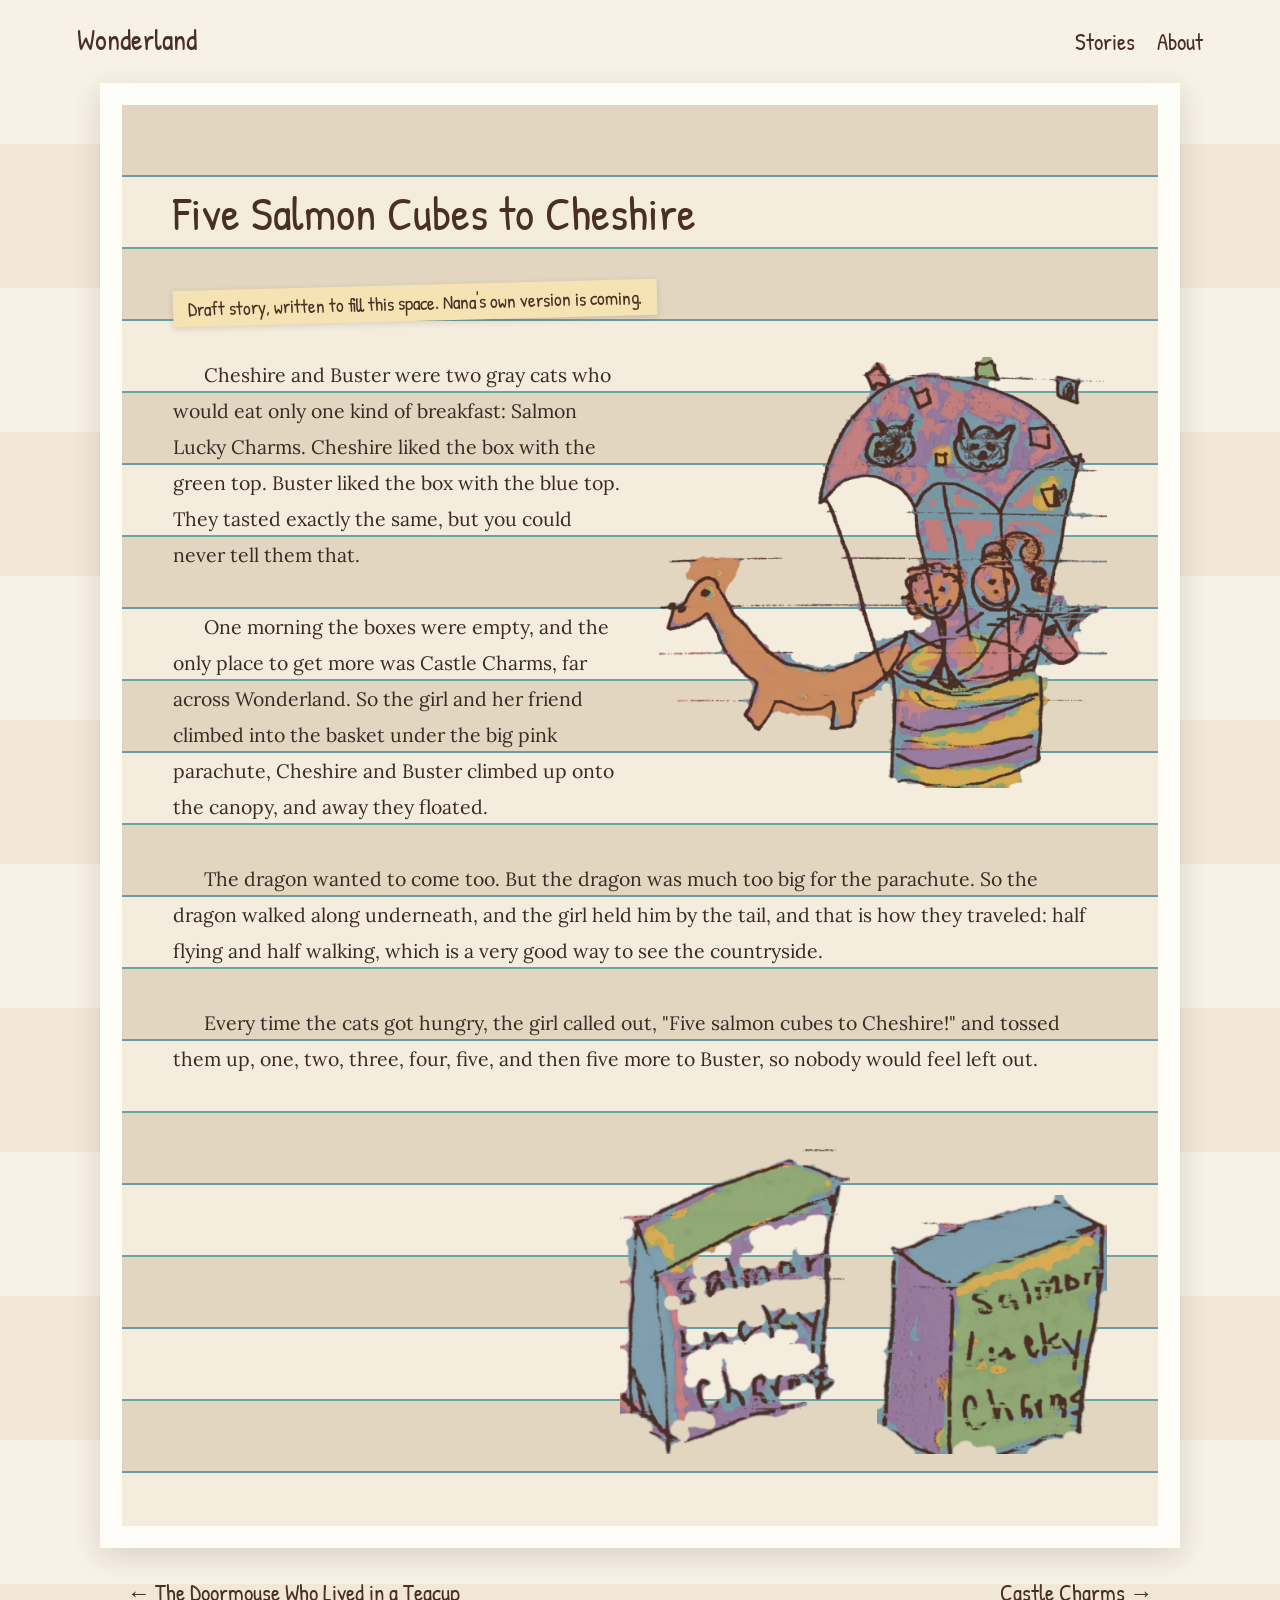
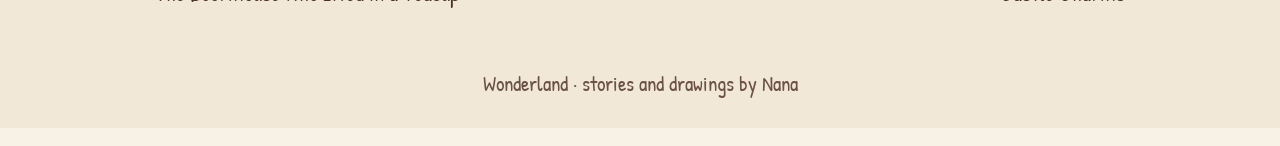
<file: stories/salmon-cubes.html>
<!doctype html>
<html lang="en">
<head>
<meta charset="utf-8">
<meta name="viewport" content="width=device-width, initial-scale=1">
<title>Five Salmon Cubes to Cheshire · Wonderland</title>
<meta name="description" content="Stories by Nana, from Wonderland.">
<link rel="preconnect" href="https://fonts.googleapis.com"><link rel="preconnect" href="https://fonts.gstatic.com" crossorigin><link href="https://fonts.googleapis.com/css2?family=Lora:ital,wght@0,400;0,500;1,400&family=Patrick+Hand&display=swap" rel="stylesheet">
<link rel="stylesheet" href="../css/style.css">
</head>
<body>
<div class="leaves" aria-hidden="true"><img src="../images/art/leaf2.webp" alt="" style="left:8%;--s:64px;--d:19s;--delay:0s"><img src="../images/art/leaf1.webp" alt="" style="left:34%;--s:52px;--d:24s;--delay:6s"><img src="../images/art/leaf2.webp" alt="" style="left:63%;--s:78px;--d:21s;--delay:11s"><img src="../images/art/leaf1.webp" alt="" style="left:88%;--s:58px;--d:26s;--delay:3s"></div>
<header class="site-head">
  <a class="name" href="../index.html">Wonderland</a>
  <nav><a href="../index.html" >Stories</a><a href="../about.html" >About</a></nav>
</header>
<main class="sheet"><article class="paper story">
<h1 class="story-title">Five Salmon Cubes to Cheshire</h1>
<p class="draft-note">Draft story, written to fill this space. Nana's own version is coming.</p>
<img class="story-art" src="../images/art/balloon.webp" alt="Nana's drawing for Five Salmon Cubes to Cheshire">
<p>Cheshire and Buster were two gray cats who would eat only one kind of breakfast: Salmon Lucky Charms. Cheshire liked the box with the green top. Buster liked the box with the blue top. They tasted exactly the same, but you could never tell them that.</p>
<p>One morning the boxes were empty, and the only place to get more was Castle Charms, far across Wonderland. So the girl and her friend climbed into the basket under the big pink parachute, Cheshire and Buster climbed up onto the canopy, and away they floated.</p>
<p>The dragon wanted to come too. But the dragon was much too big for the parachute. So the dragon walked along underneath, and the girl held him by the tail, and that is how they traveled: half flying and half walking, which is a very good way to see the countryside.</p>
<p>Every time the cats got hungry, the girl called out, &quot;Five salmon cubes to Cheshire!&quot; and tossed them up, one, two, three, four, five, and then five more to Buster, so nobody would feel left out.</p>
<div class="small-art"><img src="../images/art/box1.webp" alt="" loading="lazy"><img src="../images/art/box2.webp" alt="" loading="lazy"></div>
</article></main>
<nav class="more"><a href="doormouse.html">← The Doormouse Who Lived in a Teacup</a><a href="castle-charms.html">Castle Charms →</a></nav>
<footer>Wonderland · stories and drawings by Nana</footer>
</body>
</html>
</file>
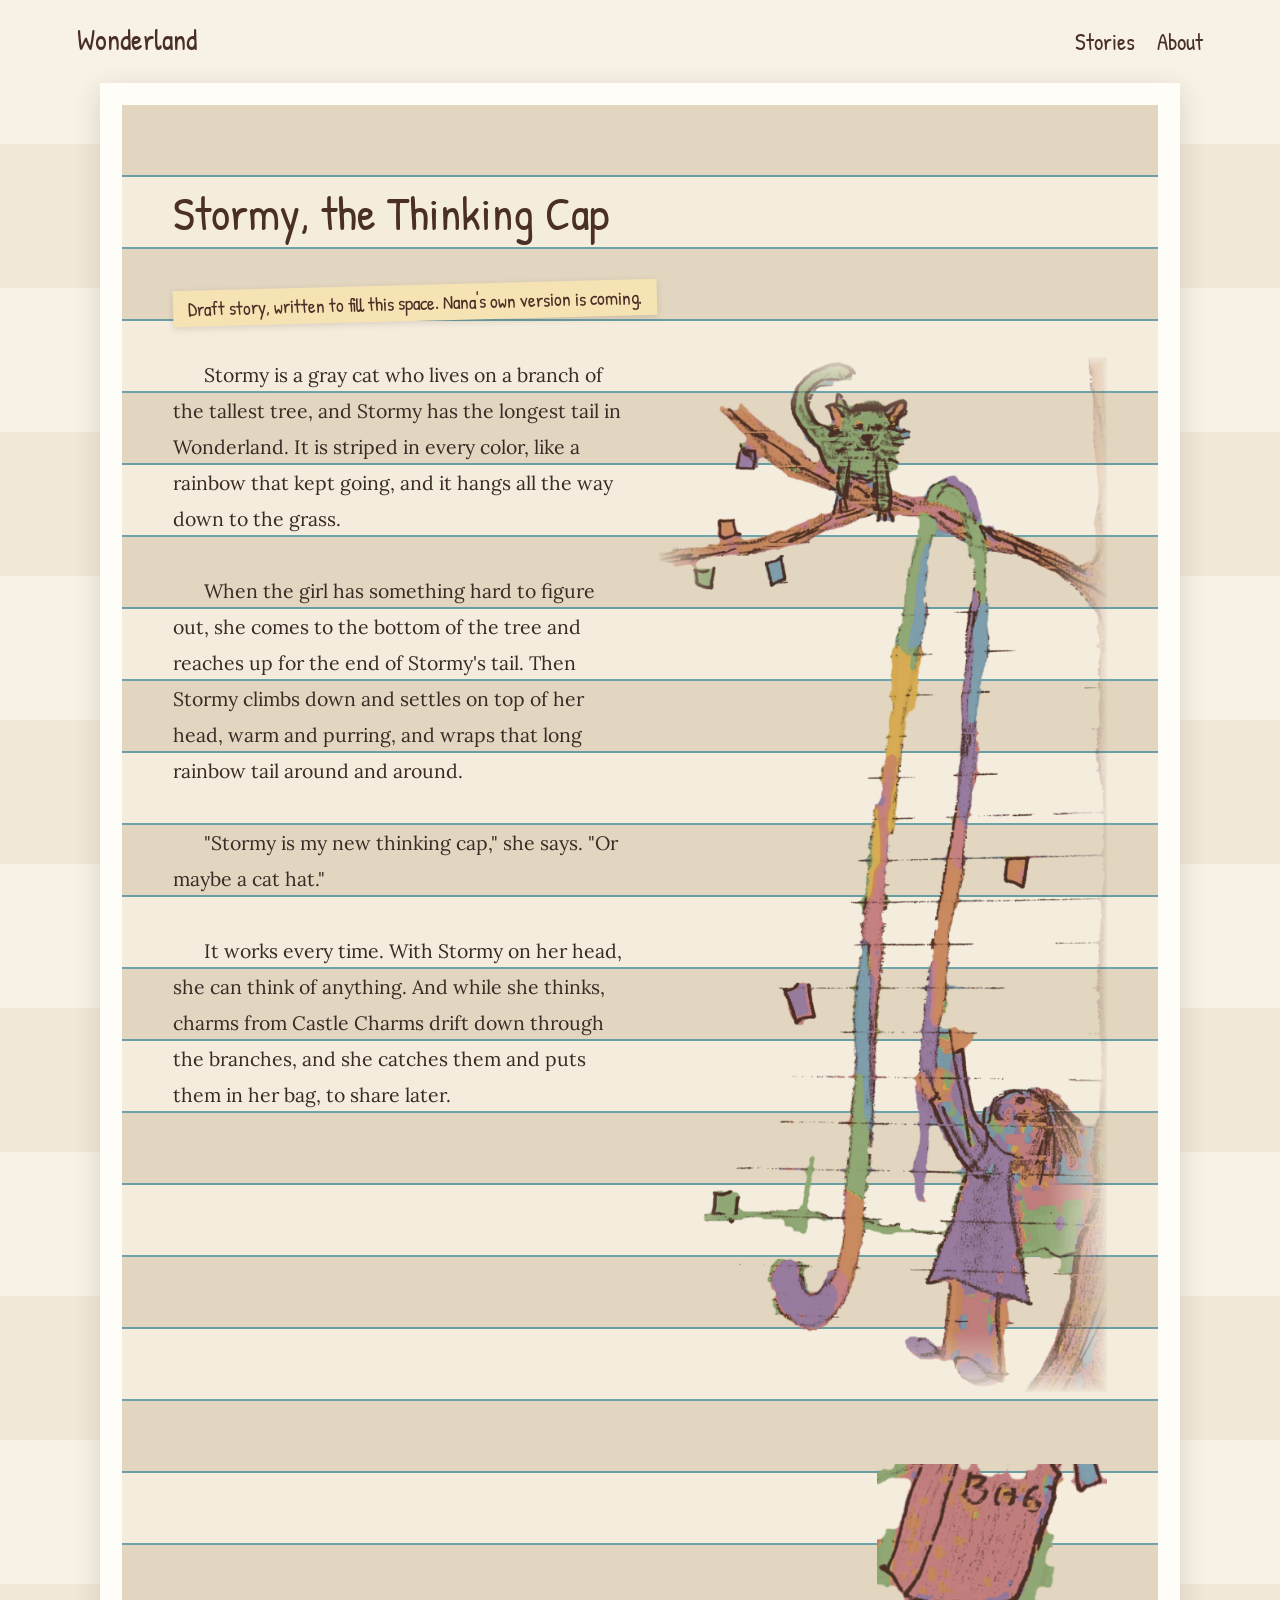
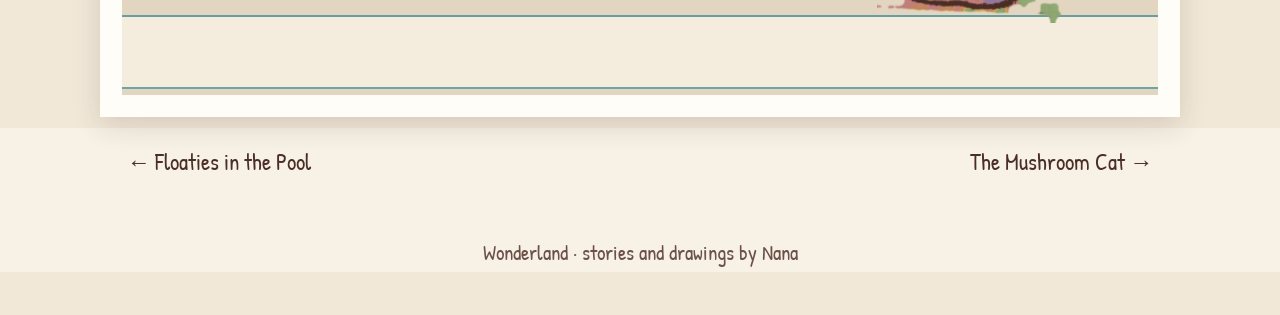
<file: stories/stormy.html>
<!doctype html>
<html lang="en">
<head>
<meta charset="utf-8">
<meta name="viewport" content="width=device-width, initial-scale=1">
<title>Stormy, the Thinking Cap · Wonderland</title>
<meta name="description" content="Stories by Nana, from Wonderland.">
<link rel="preconnect" href="https://fonts.googleapis.com"><link rel="preconnect" href="https://fonts.gstatic.com" crossorigin><link href="https://fonts.googleapis.com/css2?family=Lora:ital,wght@0,400;0,500;1,400&family=Patrick+Hand&display=swap" rel="stylesheet">
<link rel="stylesheet" href="../css/style.css">
</head>
<body>
<div class="leaves" aria-hidden="true"><img src="../images/art/leaf2.webp" alt="" style="left:8%;--s:64px;--d:19s;--delay:0s"><img src="../images/art/leaf1.webp" alt="" style="left:34%;--s:52px;--d:24s;--delay:6s"><img src="../images/art/leaf2.webp" alt="" style="left:63%;--s:78px;--d:21s;--delay:11s"><img src="../images/art/leaf1.webp" alt="" style="left:88%;--s:58px;--d:26s;--delay:3s"></div>
<header class="site-head">
  <a class="name" href="../index.html">Wonderland</a>
  <nav><a href="../index.html" >Stories</a><a href="../about.html" >About</a></nav>
</header>
<main class="sheet"><article class="paper story">
<h1 class="story-title">Stormy, the Thinking Cap</h1>
<p class="draft-note">Draft story, written to fill this space. Nana's own version is coming.</p>
<img class="story-art" src="../images/art/stormy.webp" alt="Nana's drawing for Stormy, the Thinking Cap">
<p>Stormy is a gray cat who lives on a branch of the tallest tree, and Stormy has the longest tail in Wonderland. It is striped in every color, like a rainbow that kept going, and it hangs all the way down to the grass.</p>
<p>When the girl has something hard to figure out, she comes to the bottom of the tree and reaches up for the end of Stormy&#x27;s tail. Then Stormy climbs down and settles on top of her head, warm and purring, and wraps that long rainbow tail around and around.</p>
<p>&quot;Stormy is my new thinking cap,&quot; she says. &quot;Or maybe a cat hat.&quot;</p>
<p>It works every time. With Stormy on her head, she can think of anything. And while she thinks, charms from Castle Charms drift down through the branches, and she catches them and puts them in her bag, to share later.</p>
<div class="small-art"><img src="../images/art/bag.webp" alt="" loading="lazy"></div>
</article></main>
<nav class="more"><a href="floaties.html">← Floaties in the Pool</a><a href="mushroom-cat.html">The Mushroom Cat →</a></nav>
<footer>Wonderland · stories and drawings by Nana</footer>
</body>
</html>
</file>
<file: css/style.css>
/* Wonderland: cream note-paper style */
:root {
  --cream: #F7F1E6;
  --cream-band: #F1E8D8;
  --paper-light: #F4ECDD;
  --paper-tan: #E2D6C0;
  --rule: #3F8C99;
  --ink: #3A2A25;
  --ink-soft: #6B5148;
  --brown: #4A2F26;
  --rose: #C48080;
  --frame: #FFFDF8;
  --line: 2rem;            /* one line of writing; two lines per paper band */
  --hand: "Patrick Hand", "Noteworthy", "Comic Sans MS", cursive;
  --book: "Lora", Georgia, "Times New Roman", serif;
}

* { box-sizing: border-box; }
html { font-size: 18px; }
body {
  margin: 0;
  color: var(--ink);
  font-family: var(--book);
  line-height: var(--line);
  /* soft scrapbook stripes, like the letter pages */
  background-color: var(--cream);
  background-image: repeating-linear-gradient(to bottom,
    var(--cream) 0, var(--cream) 8rem, var(--cream-band) 8rem, var(--cream-band) 16rem);
  min-height: 100vh;
  overflow-x: hidden;
}
a { color: var(--brown); }
img { max-width: 100%; display: block; }

/* ---------- top bar ---------- */
.site-head {
  display: flex; align-items: baseline; justify-content: space-between;
  gap: 1rem; flex-wrap: wrap;
  max-width: 1180px; margin: 0 auto; padding: 1.2rem 1.5rem 0;
}
.site-head .name {
  font-family: var(--hand); font-size: 1.6rem; color: var(--brown); text-decoration: none;
}
.site-head nav a {
  font-family: var(--hand); font-size: 1.25rem; margin-left: 1.2rem; text-decoration: none;
  border-bottom: 2px solid transparent;
}
.site-head nav a:hover, .site-head nav a[aria-current="page"] { border-bottom-color: var(--rule); }

/* ---------- home: title + collage ---------- */
.hero { text-align: center; padding: 1rem 1.5rem 0; }
.hero h1 {
  font-family: var(--hand); font-weight: 400; color: var(--brown);
  font-size: clamp(3.4rem, 9vw, 6.5rem); line-height: 1; margin: 0.4rem 0 0.2rem;
  letter-spacing: 0.02em;
}
.hero .by { font-family: var(--hand); font-size: 1.5rem; color: var(--ink-soft); margin: 0; }

.collage {
  max-width: 1180px; margin: 1.5rem auto 3rem; position: relative;
  container-type: inline-size;
}
.collage > * { position: absolute; }

.card {
  display: block; text-decoration: none; color: var(--ink);
  background: var(--frame); padding: 1cqw 1cqw 0;
  box-shadow: 0 6px 18px rgba(74, 47, 38, 0.18), 0 1px 3px rgba(74, 47, 38, 0.12);
  transform: rotate(var(--r, 0deg));
  transition: transform 0.25s ease, box-shadow 0.25s ease;
  z-index: 1;
}
.card img { width: 100%; height: auto; }
.card .label {
  display: block; font-family: var(--hand); font-size: 1.75cqw; line-height: 1.3;
  text-align: center; padding: 0.5cqw 0.4cqw 0.8cqw; color: var(--brown);
}
a.card:hover, a.card:focus-visible {
  transform: rotate(0deg) scale(1.03); z-index: 5;
  box-shadow: 0 12px 28px rgba(74, 47, 38, 0.25); outline: none;
}
a.card:focus-visible { box-shadow: 0 0 0 4px var(--rule), 0 12px 28px rgba(74, 47, 38, 0.25); }
.card.deco { padding-bottom: 1cqw; }

.intro { z-index: 2; font-size: 1.55cqw; line-height: 2.05em; padding: 0 1cqw; }
.intro p { margin: 0 0 1em; }
.intro .hello { font-family: var(--hand); font-size: 2.6cqw; line-height: 1.3; color: var(--brown); margin-bottom: 0.5em; }
.intro .draft-note { font-size: 1.3cqw; line-height: 1.8; }

/* phones and narrow windows: a simple flowing scrapbook */
@media (max-width: 820px) {
  .collage { aspect-ratio: auto !important; display: flex; flex-wrap: wrap; gap: 1.4rem 1rem;
             justify-content: center; padding: 0 1rem; }
  .collage > * { position: static; width: calc(50% - 0.5rem) !important; }
  .collage > .wide { width: 100% !important; max-width: 520px; }
  .collage > .small { width: calc(42% - 0.5rem) !important; }
  .card { padding: 10px 10px 0; }
  .card.deco { padding-bottom: 10px; }
  .card .label { font-size: 1.15rem; padding: 0.4rem 0.3rem 0.6rem; }
  .intro { width: 100% !important; order: -1; font-size: 1rem; line-height: 2rem; padding: 0 0.3rem; }
  .intro .hello { font-size: 1.7rem; }
  .intro .draft-note { font-size: 1rem; }
}

/* ---------- story pages: note paper ---------- */
.sheet {
  max-width: 1080px; margin: 1.2rem auto 3rem; background: var(--frame);
  padding: 22px; box-shadow: 0 8px 26px rgba(74, 47, 38, 0.16);
}
.paper {
  /* two lines of writing per band, a teal rule at each band edge, like the note paper */
  background-color: var(--paper-light);
  background-image:
    repeating-linear-gradient(to bottom,
      var(--paper-tan) 0, var(--paper-tan) calc(var(--line) * 2),
      var(--paper-light) calc(var(--line) * 2), var(--paper-light) calc(var(--line) * 4)),
    none;
  position: relative;
  padding: calc(var(--line) * 2) clamp(1.2rem, 4vw, 3.5rem) calc(var(--line) * 2);
  overflow: hidden;
}
.paper::before {
  content: ""; position: absolute; inset: 0; pointer-events: none;
  background-image: repeating-linear-gradient(to bottom,
    transparent 0, transparent calc(var(--line) * 2 - 2px),
    var(--rule) calc(var(--line) * 2 - 2px), var(--rule) calc(var(--line) * 2));
  opacity: 0.75;
}
.paper > * { position: relative; }
.story-title {
  font-family: var(--hand); font-weight: 400; color: var(--brown);
  font-size: 2.6rem; line-height: calc(var(--line) * 2); margin: 0 0 var(--line);
}
.story .draft-note { display: block; width: fit-content; min-height: var(--line); }
.draft-note {
  display: inline-block; font-family: var(--hand); font-size: 1.1rem; line-height: var(--line);
  background: #F6E3B4; color: var(--brown); padding: 0 0.8rem; margin: 0 0 var(--line);
  transform: rotate(-1.5deg); box-shadow: 0 2px 6px rgba(74, 47, 38, 0.15);
}
.story p { margin: 0 0 var(--line); font-size: 1.08rem; text-indent: 1.6em; }
.story p:first-of-type { text-indent: 0; }
.story-art { float: right; width: min(48%, 520px); margin: 0 0 var(--line) 2rem; shape-outside: margin-box; }
.story-art.left { float: left; margin: 0 2rem var(--line) 0; }
.small-art {
  display: flex; flex-wrap: wrap; gap: 1.5rem; justify-content: flex-end; align-items: flex-end;
  clear: both; padding-top: var(--line);
}
.small-art img { width: min(30%, 230px); height: auto; }
.signoff { font-family: var(--hand); font-size: 1.4rem; text-align: right; margin: 0; clear: both; }
.more { max-width: 1080px; margin: -1.5rem auto 3rem; padding: 0 1.5rem; display: flex; justify-content: space-between; gap: 1rem; flex-wrap: wrap; }
.more a { font-family: var(--hand); font-size: 1.3rem; text-decoration: none; }
.more a:hover { text-decoration: underline; }

@media (max-width: 700px) {
  .story-art, .story-art.left { float: none; width: auto; max-width: 100%; max-height: 55vh; margin: 0 auto var(--line); }
  .small-art img { width: 30%; }
  .story-title { font-size: 2.1rem; }
}

/* ---------- about ---------- */
.about .story p { text-indent: 0; }

/* ---------- footer ---------- */
footer {
  text-align: center; font-family: var(--hand); font-size: 1.15rem; color: var(--ink-soft);
  padding: 0 1rem 2.5rem;
}

/* ---------- falling leaves ---------- */
.leaves { position: fixed; inset: 0; pointer-events: none; z-index: 0; overflow: hidden; }
.site-head, .hero, .collage, .sheet, .more, footer { position: relative; z-index: 1; }
.leaves img {
  position: absolute; top: -12vh; width: var(--s, 70px); opacity: 0.92;
  animation: fall var(--d, 18s) linear var(--delay, 0s) infinite;
}
@keyframes fall {
  0%   { transform: translate(0, -10vh) rotate(0deg); }
  25%  { transform: translate(40px, 25vh) rotate(70deg); }
  50%  { transform: translate(-30px, 55vh) rotate(150deg); }
  75%  { transform: translate(35px, 85vh) rotate(230deg); }
  100% { transform: translate(-10px, 118vh) rotate(320deg); }
}
@media (prefers-reduced-motion: reduce) { .leaves { display: none; } }
</file>
